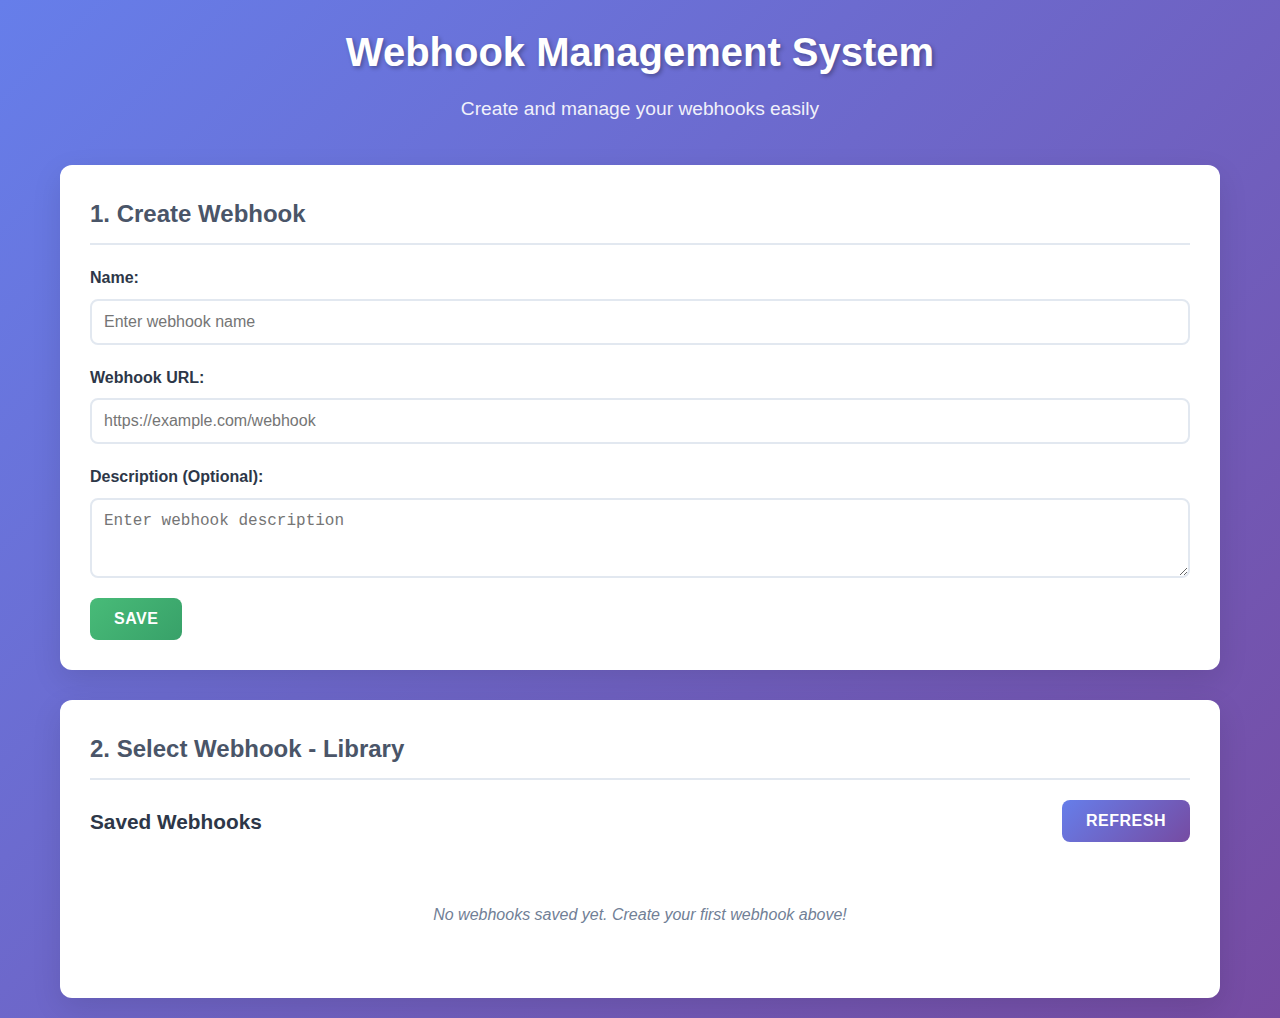
<file: index.html>
<!DOCTYPE html>
<html lang="en">
<head>
    <meta charset="UTF-8">
    <meta name="viewport" content="width=device-width, initial-scale=1.0">
    <title>Webhook Management</title>
    <link rel="stylesheet" href="styles.css">
</head>
<body>
    <div class="container">
        <header>
            <h1>Webhook Management System</h1>
            <p>Create and manage your webhooks easily</p>
        </header>

        <main>
            <!-- Create Webhook Section -->
            <section class="create-webhook">
                <h2>1. Create Webhook</h2>
                <form id="webhookForm" class="webhook-form">
                    <div class="form-group">
                        <label for="webhookName">Name:</label>
                        <input type="text" id="webhookName" name="webhookName" placeholder="Enter webhook name" required>
                    </div>
                    
                    <div class="form-group">
                        <label for="webhookUrl">Webhook URL:</label>
                        <input type="url" id="webhookUrl" name="webhookUrl" placeholder="https://example.com/webhook" required>
                    </div>
                    
                    <div class="form-group">
                        <label for="webhookDescription">Description (Optional):</label>
                        <textarea id="webhookDescription" name="webhookDescription" placeholder="Enter webhook description"></textarea>
                    </div>
                    
                    <button type="submit" class="save-btn">Save</button>
                </form>
            </section>

            <!-- Select Webhook Section -->
            <section class="select-webhook">
                <h2>2. Select Webhook - Library</h2>
                <div class="webhook-library">
                    <div class="library-header">
                        <h3>Saved Webhooks</h3>
                        <button id="refreshLibrary" class="refresh-btn">Refresh</button>
                    </div>
                    
                    <div id="webhookList" class="webhook-list">
                        <!-- Webhooks will be populated here -->
                    </div>
                    
                    <div id="emptyLibrary" class="empty-library">
                        <p>No webhooks saved yet. Create your first webhook above!</p>
                    </div>
                </div>
                
                <!-- Selected Webhook Details -->
                <div id="selectedWebhook" class="selected-webhook" style="display: none;">
                    <h3>Selected Webhook Details</h3>
                    <div class="webhook-details">
                        <p><strong>Name:</strong> <span id="selectedName"></span></p>
                        <p><strong>URL:</strong> <span id="selectedUrl"></span></p>
                        <p><strong>Description:</strong> <span id="selectedDescription"></span></p>
                        <p><strong>Created:</strong> <span id="selectedDate"></span></p>
                    </div>
                    
                    <div class="webhook-actions">
                        <button id="editWebhook" class="edit-btn">Edit</button>
                        <button id="deleteWebhook" class="delete-btn">Delete</button>
                        <button id="testWebhook" class="test-btn">Test Webhook</button>
                    </div>
                </div>
            </section>

            <!-- Test Results Section -->
            <section id="testResults" class="test-results" style="display: none;">
                <h3>Test Results</h3>
                <div id="testOutput" class="test-output"></div>
            </section>
        </main>
    </div>

    <!-- Success/Error Messages -->
    <div id="messageContainer" class="message-container"></div>

    <script src="script.js"></script>
</body>
</html>
</file>
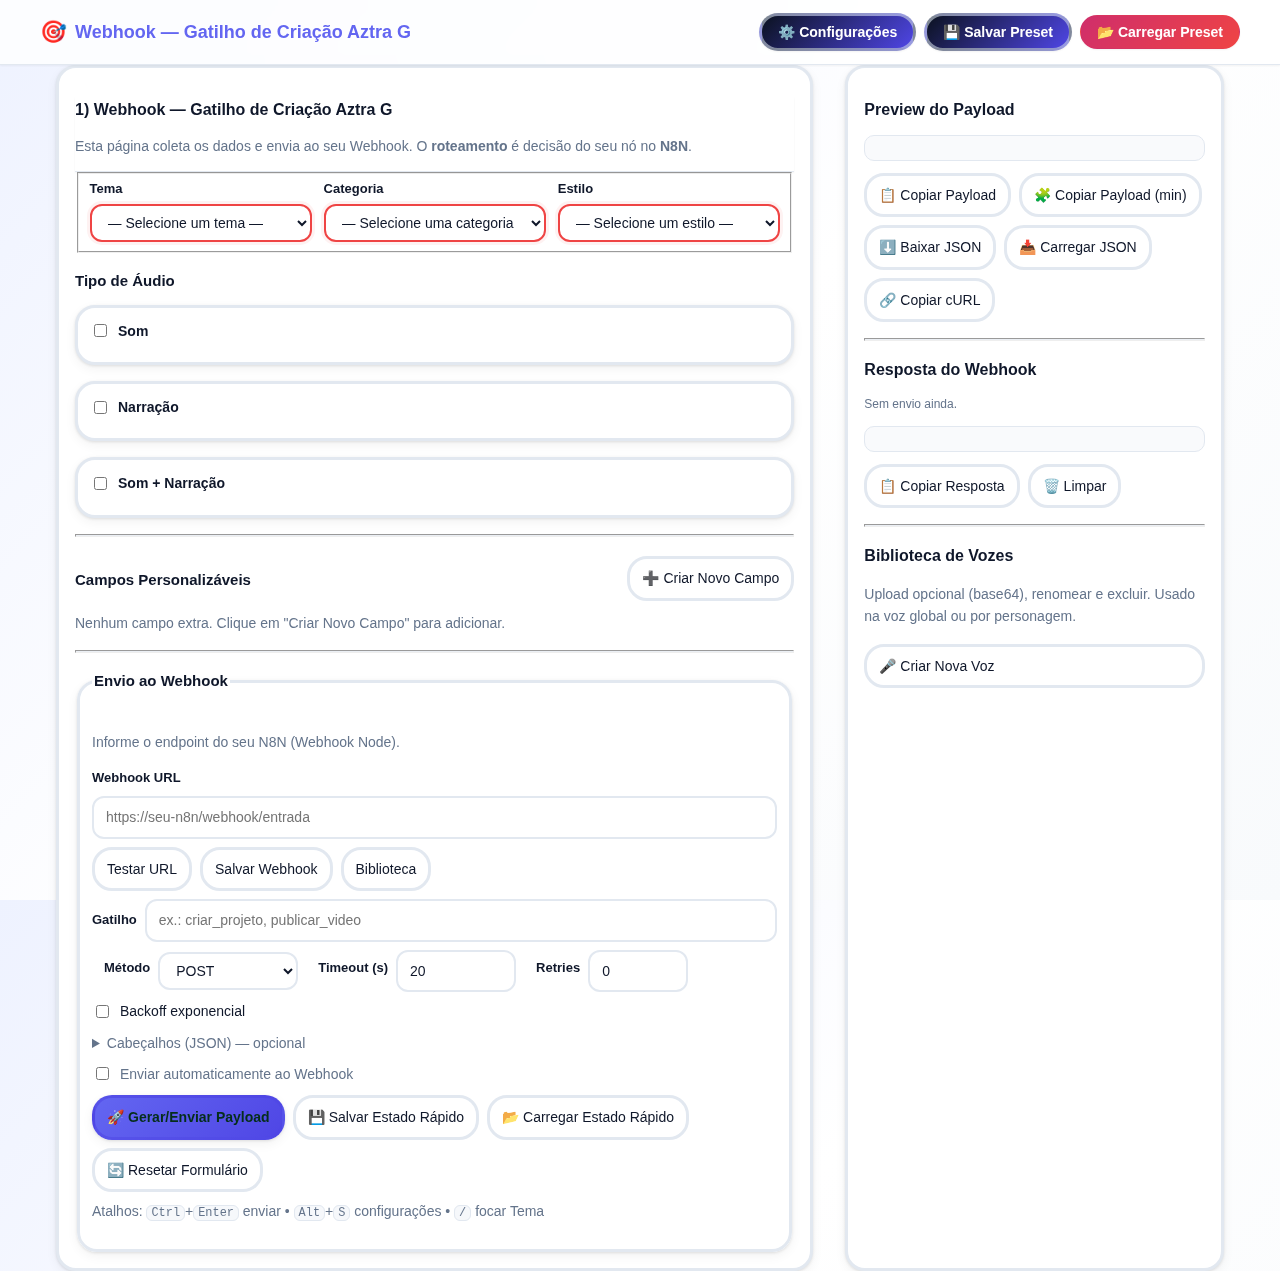
<file: Página-Html-WebHook.html>
<!doctype html>
<html lang="pt-BR" data-theme="auto">

<head>
  <meta charset="utf-8" />
  <meta name="viewport" content="width=device-width, initial-scale=1" />
  <meta name="description"
    content="Interface para criação de payloads de webhook com suporte a diálogos, vozes customizadas e campos personalizáveis" />

  <meta name="keywords" content="webhook, n8n, payload, voz, diálogo, automação" />
  <title>Webhook UI — Falas sob Seleção</title>
  <style>
    :root {
      /* Cores base - Tema Aztra G */
      --bg: #f8fafc;
      --card: #fff;
      --text: #0f172a;
      --muted: #64748b;
      --border: #e2e8f0;
      --border-strong: #cbd5e1;
      --emerald: #059669;
      --emerald-700: #047857;
      --navy: #0b1220;
      --magenta: #cf2e6b;
      --accent: #0ea5e9;
      --accent-700: #0284c7;
      --primary: #6366f1;
      --primary-700: #4f46e5;
      --primary-50: #eef2ff;
      --secondary: #f59e0b;
      --secondary-700: #d97706;
      --secondary-50: #fffbeb;
      --success: #10b981;
      --success-700: #047857;
      --success-50: #ecfdf5;
      --warning: #f59e0b;
      --warning-700: #d97706;
      --warning-50: #fffbeb;
      --error: #ef4444;
      --error-700: #dc2626;
      --error-50: #fef2f2;

      /* Header */
      --header-h: 64px;

      /* Geometria */
      --radius: 20px;
      --radius-sm: 12px;
      --radius-lg: 24px;
      --border-width: 3px;
      --shadow: 0 1px 3px rgba(0, 0, 0, .1), 0 4px 12px rgba(0, 0, 0, .05);
      --shadow-sm: 0 1px 2px rgba(0, 0, 0, .05);
      --shadow-lg: 0 10px 25px rgba(0, 0, 0, .1);

      /* Tipografia e acessibilidade */
      --font-scale: 1;
      --contrast-mult: 1;
      --line-height: 1.6;
      --font-family: 'Inter', -apple-system, BlinkMacSystemFont, 'Segoe UI', Roboto, sans-serif;

      /* Espaçamentos */
      --space-xs: 4px;
      --space-sm: 8px;
      --space-md: 12px;
      --space-lg: 16px;
      --space-xl: 24px;
      --space-2xl: 32px;

      /* Animações */
      --transition-fast: 0.15s cubic-bezier(0.4, 0, 0.2, 1);
      --transition-normal: 0.3s cubic-bezier(0.4, 0, 0.2, 1);
      --transition-slow: 0.5s cubic-bezier(0.4, 0, 0.2, 1);

      /* Breakpoints */
      --mobile: 480px;
      --tablet: 768px;
      --desktop: 1024px;
      --wide: 1200px;
      /* Fundo da aplicação (dinâmico por tema/preset) */
      --app-bg: linear-gradient(135deg, var(--primary-50) 0%, var(--card) 50%, var(--bg) 100%);
    }

    /* Temas */
    [data-theme="dark"] {
      --bg: #0b1220;
      --card: #0f172a;
      --text: #e2e8f0;
      --muted: #94a3b8;
      --border: #1f2937;
      --shadow: 0 1px 3px rgba(0, 0, 0, .3), 0 4px 12px rgba(0, 0, 0, .2);
      --primary: #818cf8;
      --primary-700: #6366f1;
      --primary-50: #1e1b4b;
      --app-bg: linear-gradient(135deg, #020617 0%, #0b1220 50%, #020617 100%);
    }

    [data-theme="dark"] header {
      background: #0f172acc;
    }

    [data-theme="purple"] {
      --primary: #8b5cf6;
      --primary-700: #7c3aed;
      --primary-50: #f3e8ff;
      --accent: #a855f7;
      --accent-700: #9333ea;
    }

    [data-theme="green"] {
      --primary: #10b981;
      --primary-700: #059669;
      --primary-50: #ecfdf5;
      --accent: #34d399;
      --accent-700: #10b981;
      --app-bg: radial-gradient(1200px 600px at -10% 20%, rgba(16,185,129,.15), transparent 60%), radial-gradient(1000px 600px at 120% 0%, rgba(34,197,94,.2), transparent 60%), linear-gradient(135deg, #061a12 0%, #0a2b1f 50%, #061a12 100%);
    }

    [data-theme="orange"] {
      --primary: #f59e0b;
      --primary-700: #d97706;
      --primary-50: #fffbeb;
      --accent: #fbbf24;
      --accent-700: #f59e0b;
    }

    /* Novo tema tech: preto -> verde */
    [data-theme="tech"] {
      --bg: #06090f;
      --card: #0b1220;
      --text: #d1fae5;
      --muted: #86efac;
      --border: #0f2a1d;
      --border-strong: #134e4a;
      --primary: #22c55e;
      --primary-700: #16a34a;
      --primary-50: #052e1a;
      --accent: #34d399;
      --accent-700: #10b981;
      --app-bg: linear-gradient(135deg, #000000 0%, #02140a 35%, #052e1a 100%);
    }

    /* Presets de background */
    [data-bg="none"] { --app-bg: var(--bg); }
    [data-bg="grid"] { --app-bg: radial-gradient(circle at 1px 1px, rgba(255,255,255,.06) 1px, transparent 0) 0 0/20px 20px, var(--bg); }
    [data-bg="mesh"] { --app-bg: radial-gradient(800px 400px at 20% 0%, rgba(34,197,94,.18), transparent 60%), radial-gradient(700px 300px at 80% 0%, rgba(16,185,129,.15), transparent 60%), linear-gradient(135deg, #06090f, #0b1220); }
    [data-bg="waves"] { --app-bg: repeating-linear-gradient(135deg, rgba(34,197,94,.08) 0 8px, transparent 8px 16px), linear-gradient(135deg, #06090f, #0b1220); }
    [data-bg="radial"] { --app-bg: radial-gradient(circle at 50% -10%, rgba(34,197,94,.25), transparent 60%), linear-gradient(135deg, #06090f, #0b1220); }

    [data-contrast="high"] {
      --border: #0ea5e9;
      --emerald: #10b981;
      --magenta: #f43f5e;
      --contrast-mult: 1.15;
      --shadow: 0 2px 8px rgba(0, 0, 0, .15), 0 8px 24px rgba(0, 0, 0, .1);
    }

    [data-size="compact"] {
      --space-xs: 2px;
      --space-sm: 4px;
      --space-md: 8px;
      --space-lg: 12px;
      --space-xl: 16px;
      --font-scale: 0.9;
      --header-h: 48px;
    }

    [data-size="large"] {
      --space-xs: 6px;
      --space-sm: 12px;
      --space-md: 18px;
      --space-lg: 24px;
      --space-xl: 36px;
      --font-scale: 1.1;
      --header-h: 80px;
    }

    /* Reset e base */
    *,
    *::before,
    *::after {
      box-sizing: border-box;
    }

    html {
      height: 100%;
      scroll-behavior: smooth;
    }

    body {
      margin: 0;
      background: var(--app-bg);
      color: var(--text);
      font: calc(14px * var(--font-scale)) / var(--line-height) var(--font-family);
      line-height: var(--line-height);
      min-height: 100vh;
      -webkit-font-smoothing: antialiased;
      -moz-osx-font-smoothing: grayscale;
    }

    a {
      color: inherit;
      text-decoration: none;
    }

    /* Utilitários de layout */
    .container {
      max-width: var(--wide);
      margin: 0 auto;
      padding: 0 var(--space-lg);
      width: 100%;
    }

    .sr-only {
      position: absolute;
      width: 1px;
      height: 1px;
      padding: 0;
      margin: -1px;
      overflow: hidden;
      clip: rect(0, 0, 0, 0);
      white-space: nowrap;
      border: 0;
    }

    /* Layout principal */
    main {
      display: grid;
      grid-template-columns: 1fr;
      gap: var(--space-xl);
      padding: var(--space-xl) 0;
      min-height: calc(100vh - var(--header-h));
    }

    @media (min-width: 768px) {
      main {
        gap: var(--space-2xl);
      }
    }

    @media (min-width: 1024px) {
      main {
        grid-template-columns: 2fr 1fr;
      }
    }

    /* Header */
    header {
      position: sticky;
      top: 0;
      z-index: 100;
      backdrop-filter: saturate(120%) blur(12px);
      background: rgba(255, 255, 255, 0.8);
      border-bottom: 1px solid var(--border);
      transition: all var(--transition-normal);
      box-shadow: var(--shadow-sm);
    }

    [data-theme="dark"] header {
      background: rgba(15, 23, 42, 0.8);
    }

    header .bar {
      display: flex;
      gap: var(--space-md);
      align-items: center;
      justify-content: space-between;
      padding: var(--space-md) 0;
      min-height: var(--header-h);
      flex-wrap: wrap;
    }

    h1 {
      margin: 0;
      font-size: calc(18px * var(--font-scale));
      font-weight: 700;
      color: var(--primary);
      display: flex;
      align-items: center;
      gap: var(--space-sm);
    }

    h1::before {
      content: "🎯";
      font-size: 1.2em;
    }

    @media (max-width: 768px) {
      h1 {
        font-size: calc(16px * var(--font-scale));
      }

      header .bar {
        gap: var(--space-sm);
      }
    }

    /* Botões */
    .pill {
      padding: var(--space-sm) var(--space-lg);
      border-radius: var(--radius-lg);
      font-weight: 600;
      border: 1px solid transparent;
      box-shadow: var(--shadow-sm);
      cursor: pointer;
      transition: all var(--transition-fast);
      background: var(--card);
      color: var(--text);
      display: inline-flex;
      align-items: center;
      gap: var(--space-xs);
      font-size: calc(14px * var(--font-scale));
      white-space: nowrap;
    }

    .pill:hover {
      transform: translateY(-2px);
      box-shadow: var(--shadow-lg);
      background: var(--primary-50);
      color: var(--primary-700);
    }

    .pill:focus-visible {
      outline: 2px solid var(--primary);
      outline-offset: 2px;
    }

    .pill:active {
      transform: translateY(0);
    }

    .pill.navy {
      background: linear-gradient(135deg, var(--navy), var(--primary-700));
      color: #fff;
      border-radius: 20px;
      border: var(--border-width) solid color-mix(in oklab, var(--border-strong) 60%, transparent);
    }

    .pill.navy:hover {
      background: linear-gradient(135deg, var(--primary-700), var(--navy));
    }

    .pill.magenta {
      background: linear-gradient(135deg, var(--magenta), var(--error));
      color: #fff;
    }

    .pill.magenta:hover {
      background: linear-gradient(135deg, var(--error), var(--magenta));
    }

    /* Cards */
    .card {
      background: var(--card);
      border: var(--border-width) solid color-mix(in oklab, var(--border) calc(100% * var(--contrast-mult)), transparent);
      border-radius: var(--radius);
      box-shadow: var(--shadow);
      padding: var(--space-lg);
      transition: all var(--transition-normal);
      position: relative;
      overflow: hidden;
    }

    .card::before {
      content: '';
      position: absolute;
      top: 0;
      left: 0;
      right: 0;
      height: 3px;
      background: linear-gradient(90deg, var(--primary), var(--accent));
      opacity: 0;
      transition: opacity var(--transition-normal);
    }

    .card:hover {
      box-shadow: var(--shadow-lg);
      transform: translateY(-2px);
    }

    .card:hover::before {
      opacity: 1;
    }

    /* Formulários */
    .row {
      display: grid;
      grid-template-columns: 1fr;
      gap: var(--space-md);
    }

    @media (min-width: 480px) {
      .row {
        grid-template-columns: repeat(2, 1fr);
      }
    }

    @media (min-width: 768px) {
      .row.thirds {
        grid-template-columns: repeat(3, minmax(0, 1fr));
      }
    }

    .label {
      font-size: calc(13px * var(--font-scale));
      font-weight: 600;
      margin-bottom: var(--space-xs);
      color: var(--text);
      display: block;
    }

    .input,
    select,
    textarea {
      width: 100%;
      border: 2px solid var(--border);
      border-radius: var(--radius-sm);
      padding: var(--space-sm) var(--space-md);
      outline: none;
      background: var(--card);
      color: var(--text);
      transition: all var(--transition-fast);
      font: inherit;
      font-size: calc(14px * var(--font-scale));
    }

    .input:focus,
    select:focus,
    textarea:focus {
      border-color: var(--primary);
      box-shadow: 0 0 0 3px var(--primary-50);
      transform: translateY(-1px);
    }

    .input:focus-visible,
    select:focus-visible,
    textarea:focus-visible {
      outline: 2px solid var(--primary);
      outline-offset: 2px;
    }

    .input:invalid {
      border-color: #ef4444;
      box-shadow: 0 0 0 3px #fef2f2;
    }

    textarea {
      resize: vertical;
      min-height: 100px;
      font-family: inherit;
    }

    select {
      cursor: pointer;
      background-image: url("data:image/svg+xml,%3csvg xmlns='http://www.w3.org/2000/svg' fill='none' viewBox='0 0 20 20'%3e%3cpath stroke='%236b7280' stroke-linecap='round' stroke-linejoin='round' stroke-width='1.5' d='m6 8 4 4 4-4'/%3e%3c/svg%3e");
      background-position: right var(--space-sm) center;
      background-repeat: no-repeat;
      background-size: 1.5em 1.5em;
      padding-right: calc(var(--space-sm) + 1.5em + var(--space-xs));
    }

    .muted {
      color: var(--muted);
    }

    /* Tipografia */
    .section-title {
      font-size: calc(16px * var(--font-scale));
      font-weight: 700;
      margin-bottom: var(--space-md);
    }

    /* Separadores */
    .divider {
      height: var(--border-width);
      background: color-mix(in oklab, var(--border) 70%, transparent);
      margin: var(--space-lg) 0;
    }

    /* Botões padrão */
    .btn {
      padding: var(--space-sm) var(--space-md);
      border-radius: 20px;
      border: var(--border-width) solid var(--border);
      background: color-mix(in oklab, var(--card) 85%, transparent);
      color: var(--text);
      cursor: pointer;
      transition: all var(--transition-fast);
      font: inherit;
      font-weight: 500;
      display: inline-flex;
      align-items: center;
      gap: var(--space-xs);
      font-size: calc(14px * var(--font-scale));
      position: relative;
      overflow: hidden;
    }

    .btn::before {
      content: '';
      position: absolute;
      top: 0;
      left: -100%;
      width: 100%;
      height: 100%;
      background: linear-gradient(90deg, transparent, rgba(255, 255, 255, 0.2), transparent);
      transition: left var(--transition-normal);
    }

    .btn:hover::before {
      left: 100%;
    }

    .btn:hover {
      background: color-mix(in oklab, var(--primary-50) 40%, transparent);
      border-color: var(--primary);
      color: var(--primary-700);
      transform: translateY(-2px);
      box-shadow: var(--shadow-lg);
    }

    .btn:focus-visible {
      outline: 2px solid var(--primary);
      outline-offset: 2px;
    }

    .btn:active {
      transform: translateY(0);
    }

    .btn:disabled {
      opacity: 0.5;
      cursor: not-allowed;
      transform: none;
      background: var(--muted);
      color: var(--text);
    }

    .btn.prim {
      background: linear-gradient(135deg, var(--primary) 0%, var(--primary-700) 100%);
      color: #052e1a;
      border-color: color-mix(in oklab, var(--primary-700) 60%, transparent);
      font-weight: 600;
      box-shadow: var(--shadow);
    }

    .btn.prim:hover {
      background: linear-gradient(135deg, var(--primary-700), var(--primary));
      transform: translateY(-2px);
      box-shadow: var(--shadow-lg);
    }

    .btn.small {
      padding: var(--space-xs) var(--space-sm);
      font-size: calc(12px * var(--font-scale));
    }

    .btn.large {
      padding: var(--space-md) var(--space-lg);
      font-size: calc(16px * var(--font-scale));
    }

    /* Grids */
    .grid-auto {
      display: grid;
      grid-template-columns: repeat(auto-fit, minmax(240px, 1fr));
      gap: var(--space-md);
    }

    /* Estados */
    .hidden {
      display: none !important;
    }

    .loading {
      opacity: 0.7;
      pointer-events: none;
    }

    .error {
      border-color: #ef4444 !important;
    }

    .success {
      border-color: var(--emerald) !important;
    }

    /* Notificações */
    .toast {
      position: fixed;
      left: 50%;
      bottom: var(--space-lg);
      transform: translateX(-50%);
      background: #0f172a;
      color: #fff;
      padding: var(--space-sm) var(--space-md);
      border-radius: 999px;
      box-shadow: var(--shadow);
      z-index: 990;
      animation: toastIn 0.3s ease;
      display: none;
    }

    @keyframes toastIn {
      from {
        opacity: 0;
        transform: translateX(-50%) translateY(20px);
      }

      to {
        opacity: 1;
        transform: translateX(-50%) translateY(0);
      }
    }

    /* Modais */
    .modal {
      position: fixed;
      inset: 0;
      display: none;
      align-items: center;
      justify-content: center;
      background: rgba(0, 0, 0, .4);
      z-index: 900;
      backdrop-filter: blur(2px);
    }

    .modal.show {
      display: flex;
    }

    .modal .box {
      background: var(--card);
      color: var(--text);
      width: min(760px, 92vw);
      max-height: 86vh;
      overflow: auto;
      border: var(--border-width) solid var(--border);
      border-radius: var(--radius);
      padding: var(--space-lg);
      box-shadow: var(--shadow);
      animation: modalIn 0.3s ease;
    }

    @keyframes modalIn {
      from {
        opacity: 0;
        transform: scale(0.95);
      }

      to {
        opacity: 1;
        transform: scale(1);
      }
    }

    /* Código */
    .kbd {
      font-family: ui-monospace, SFMono-Regular, Menlo, Monaco, Consolas, "Liberation Mono", "Courier New", monospace;
      border: 1px solid var(--border);
      border-radius: 6px;
      padding: 0 var(--space-xs);
      background: color-mix(in oklab, var(--border) 30%, var(--card));
      font-size: .85em;
    }

    /* Responsividade */
    @media (max-width: 480px) {
      .container {
        padding: 0 var(--space-sm);
      }

      main {
        padding: var(--space-md) 0;
        gap: var(--space-lg);
      }

      .pill {
        padding: var(--space-xs) var(--space-sm);
        font-size: 12px;
      }

      .btn {
        padding: var(--space-xs) var(--space-sm);
        font-size: 12px;
        border-width: 2px;
      }

      .card {
        padding: var(--space-md);
      }

      .row {
        grid-template-columns: 1fr;
        gap: var(--space-sm);
      }

      .row.thirds {
        grid-template-columns: 1fr;
      }

      h1 {
        font-size: calc(16px * var(--font-scale));
      }

      .btn-text {
        display: none;
      }

      .pill .btn-text {
        display: none;
      }

      :root {
        --header-h: 56px;
      }
    }

    @media (max-width: 768px) {
      .container {
        padding: 0 var(--space-md);
      }

      main {
        padding: var(--space-lg) 0;
      }

      .pill {
        padding: var(--space-xs) var(--space-md);
        font-size: 13px;
      }

      .btn {
        padding: var(--space-xs) var(--space-sm);
      }

      .card {
        padding: var(--space-md);
      }

      .row {
        gap: var(--space-sm);
      }

      h1 {
        font-size: calc(17px * var(--font-scale));
      }

      :root {
        --header-h: 60px;
      }
    }

    @media (max-width: 1024px) {
      .grid-auto {
        grid-template-columns: repeat(auto-fit, minmax(200px, 1fr));
      }
    }

    @media (min-width: 768px) {
      .audio-grid {
        grid-template-columns: repeat(3, 1fr);
      }
    }

    @media (min-width: 1024px) {
      .audio-grid {
        grid-template-columns: repeat(3, 1fr);
      }
    }

    /* Melhorias para touch devices */
    @media (hover: none) and (pointer: coarse) {

      .btn,
      .pill {
        min-height: 44px;
        min-width: 44px;
        padding: var(--space-sm) var(--space-md);
      }

      .input,
      select,
      textarea {
        min-height: 44px;
        font-size: 16px;
        /* Previne zoom no iOS */
      }
    }

    /* Modo compacto para telas pequenas */
    @media (max-width: 360px) {
      [data-size="compact"] {
        --space-xs: 2px;
        --space-sm: 4px;
        --space-md: 6px;
        --space-lg: 8px;
        --space-xl: 12px;
        --font-scale: 0.85;
        --header-h: 48px;
      }
    }

    @media (prefers-reduced-motion: reduce) {

      *,
      *::before,
      *::after {
        animation-duration: 0.01ms !important;
        animation-iteration-count: 1 !important;
        transition-duration: 0.01ms !important;
      }
    }

    /* Melhorias de acessibilidade */
    @media (prefers-contrast: high) {
      :root {
        --border: #000;
        --text: #000;
        --bg: #fff;
        --card: #fff;
      }

      [data-theme="dark"] {
        --border: #fff;
        --text: #fff;
        --bg: #000;
        --card: #000;
      }
    }
  </style>
</head>

<body>
  <a class="sr-only" href="#main">Pular para o conteúdo</a>

  <header role="banner" aria-label="Barra de ferramentas">
    <div class="container bar">
      <h1>Webhook — Gatilho de Criação Aztra G</h1>
      <nav aria-label="Ações principais">
        <div style="display:flex; gap:var(--space-sm); align-items:center; flex-wrap:wrap">
          <button id="btnSettings" class="pill navy" aria-haspopup="dialog" aria-controls="modalSettings"
            aria-label="Abrir configurações">
            <span aria-hidden="true">⚙️</span>
            <span class="btn-text">Configurações</span>
          </button>
          <button id="btnSavePreset" class="pill navy" aria-label="Salvar preset atual">
            <span aria-hidden="true">💾</span>
            <span class="btn-text">Salvar Preset</span>
          </button>
          <button id="btnLoadPreset" class="pill magenta" aria-haspopup="dialog" aria-controls="modalLoadPreset"
            aria-label="Carregar preset">
            <span aria-hidden="true">📂</span>
            <span class="btn-text">Carregar Preset</span>
          </button>
        </div>
      </nav>
    </div>
  </header>

  <main id="main" class="container" tabindex="-1" role="main">
    <section class="card" aria-labelledby="sec-trigger-title">
      <header>
        <h2 id="sec-trigger-title" class="section-title">1) Webhook — Gatilho de Criação Aztra G</h2>
        <p class="muted" style="margin-top:0">Esta página coleta os dados e envia ao seu Webhook. O
          <strong>roteamento</strong> é decisão do seu nó no <strong>N8N</strong>.
        </p>
      </header>

      <form id="mainForm" aria-label="Formulário principal">
        <fieldset class="row thirds" role="group" aria-label="Campos básicos">
          <div>
            <label class="label" for="tema" id="label-tema">Tema</label>
            <select id="tema" class="input" aria-labelledby="label-tema" required>
              <option value="">— Selecione um tema —</option>
              <option value="Transformação glam">Transformação glam</option>
              <option value="Makeover completo">Makeover completo</option>
              <option value="Estilo vintage">Estilo vintage</option>
              <option value="Look moderno">Look moderno</option>
              <option value="Beleza natural">Beleza natural</option>
              <option value="Glamour clássico">Glamour clássico</option>
              <option value="Estilo casual">Estilo casual</option>
              <option value="Elegância sofisticada">Elegância sofisticada</option>
              <option value="Tendência fashion">Tendência fashion</option>
              <option value="Estilo boêmio">Estilo boêmio</option>
              <option value="Look profissional">Look profissional</option>
              <option value="Estilo romântico">Estilo romântico</option>
              <option value="Glamour noturno">Glamour noturno</option>
              <option value="Estilo minimalista">Estilo minimalista</option>
              <option value="Transformação radical">Transformação radical</option>
              <option value="Outro">Outro (especificar)</option>
            </select>
            <input id="tema-custom" class="input" placeholder="Especificar tema personalizado"
              style="margin-top:8px; display:none" />
          </div>
          <div>
            <label class="label" for="categoria" id="label-categoria">Categoria</label>
            <select id="categoria" class="input" aria-labelledby="label-categoria" required>
              <option value="">— Selecione uma categoria —</option>
              <option value="Beleza">Beleza</option>
              <option value="Moda">Moda</option>
              <option value="Maquiagem">Maquiagem</option>
              <option value="Cabelo">Cabelo</option>
              <option value="Estilo de vida">Estilo de vida</option>
              <option value="Fitness">Fitness</option>
              <option value="Bem-estar">Bem-estar</option>
              <option value="Tutorial">Tutorial</option>
              <option value="Review">Review</option>
              <option value="Dicas">Dicas</option>
              <option value="Tendências">Tendências</option>
              <option value="Inspiração">Inspiração</option>
              <option value="Educativo">Educativo</option>
              <option value="Entretenimento">Entretenimento</option>
              <option value="Lifestyle">Lifestyle</option>
              <option value="Outro">Outro (especificar)</option>
            </select>
            <input id="categoria-custom" class="input" placeholder="Especificar categoria personalizada"
              style="margin-top:8px; display:none" />
          </div>
          <div>
            <label class="label" for="estilo" id="label-estilo">Estilo</label>
            <select id="estilo" class="input" aria-labelledby="label-estilo" required>
              <option value="">— Selecione um estilo —</option>
              <option value="Realismo mágico">Realismo mágico</option>
              <option value="Cinematográfico">Cinematográfico</option>
              <option value="Fashion editorial">Fashion editorial</option>
              <option value="Retro vintage">Retro vintage</option>
              <option value="Minimalista">Minimalista</option>
              <option value="Glamour">Glamour</option>
              <option value="Natural">Natural</option>
              <option value="Artístico">Artístico</option>
              <option value="Dramático">Dramático</option>
              <option value="Suave">Suave</option>
              <option value="Contemporâneo">Contemporâneo</option>
              <option value="Clássico">Clássico</option>
              <option value="Moderno">Moderno</option>
              <option value="Romântico">Romântico</option>
              <option value="Elegante">Elegante</option>
              <option value="Casual">Casual</option>
              <option value="Outro">Outro (especificar)</option>
            </select>
            <input id="estilo-custom" class="input" placeholder="Especificar estilo personalizado"
              style="margin-top:8px; display:none" />
          </div>
        </fieldset>

        <div style="margin-top:16px" role="group" aria-label="Opções de áudio e narração">
          <h3 class="section-title" style="font-size:15px; margin-bottom:12px">Tipo de Áudio</h3>
          <div class="audio-grid"
            style="display:grid; grid-template-columns:1fr; gap:var(--space-lg); margin-bottom:var(--space-lg)">

            <!-- Som -->
            <div class="card" style="padding:12px">
              <label style="display:flex; align-items:center; gap:8px; cursor:pointer; margin-bottom:8px" for="som">
                <input type="checkbox" id="som" aria-describedby="desc-som" />
                <span style="font-weight:600" id="desc-som">Som</span>
              </label>
              <div id="wrapSomUpload" style="display:none; margin-top:8px">
                <label class="label" style="margin:0; font-size:12px" for="somFile">Upload MP3
                  (opcional)</label>
                <input id="somFile" type="file" accept="audio/mp3,audio/*" class="input" style="font-size:12px"
                  aria-label="Selecionar arquivo de áudio MP3" />
                <div class="muted" style="font-size:11px; margin-top:4px">Máx: 50MB • Formatos: MP3,
                  WAV, M4A</div>
              </div>
            </div>

            <!-- Narração -->
            <div class="card" style="padding:12px">
              <label style="display:flex; align-items:center; gap:8px; cursor:pointer; margin-bottom:8px"
                for="narracao">
                <input type="checkbox" id="narracao" aria-describedby="desc-narracao" />
                <span style="font-weight:600" id="desc-narracao">Narração</span>
              </label>
              <div id="wrapNarracaoUpload" style="display:none; margin-top:8px">
                <label class="label" style="margin:0; font-size:12px" for="narracaoFile">Upload MP3
                  (opcional)</label>
                <input id="narracaoFile" type="file" accept="audio/mp3,audio/*" class="input" style="font-size:12px"
                  aria-label="Selecionar arquivo de narração MP3" />
                <div class="muted" style="font-size:11px; margin-top:4px">Máx: 50MB • Formatos: MP3,
                  WAV, M4A</div>
              </div>
            </div>

            <!-- Som + Narração -->
            <div class="card" style="padding:12px">
              <label style="display:flex; align-items:center; gap:8px; cursor:pointer; margin-bottom:8px"
                for="somNarracao">
                <input type="checkbox" id="somNarracao" aria-describedby="desc-som-narracao" />
                <span style="font-weight:600" id="desc-som-narracao">Som + Narração</span>
              </label>
              <div id="wrapSomNarracaoUpload" style="display:none; margin-top:8px">
                <div style="display:grid; grid-template-columns:1fr 1fr; gap:8px">
                  <div>
                    <label class="label" style="margin:0; font-size:12px" for="somNarracaoSomFile">Som MP3</label>
                    <input id="somNarracaoSomFile" type="file" accept="audio/mp3,audio/*" class="input"
                      style="font-size:12px" aria-label="Selecionar arquivo de som MP3" />
                  </div>
                  <div>
                    <label class="label" style="margin:0; font-size:12px" for="somNarracaoNarrFile">Narração MP3</label>
                    <input id="somNarracaoNarrFile" type="file" accept="audio/mp3,audio/*" class="input"
                      style="font-size:12px" aria-label="Selecionar arquivo de narração MP3" />
                  </div>
                </div>
                <div class="muted" style="font-size:11px; margin-top:4px">Máx: 50MB cada • Formatos:
                  MP3, WAV, M4A</div>
              </div>
            </div>
          </div>

          <!-- Configurações de Diálogo (aparece quando Narração ou Som + Narração está ativo) -->
          <div id="dialogoConfig" class="hidden" style="margin-top:16px">
            <div class="card" style="padding:16px; margin-bottom:16px">
              <h4 class="section-title" style="margin:0 0 12px 0; font-size:14px">Configurações de Diálogo</h4>

              <!-- Configurações básicas -->
              <div style="display:flex; flex-wrap:wrap; gap:16px; align-items:center; margin-bottom:16px" role="group"
                aria-label="Configurações básicas de diálogo">
                <div id="wrapNumChars" style="display:flex; align-items:center; gap:8px">
                  <label class="label" style="margin:0" for="numChars">Nº de Personagens</label>
                  <input id="numChars" class="input" style="width:90px" type="number" min="1" max="8" value="2"
                    aria-label="Número de personagens" />
                </div>
                <div style="display:flex; align-items:center; gap:8px">
                  <label class="label" style="margin:0" for="tonalidade">Tonalidade</label>
                  <select id="tonalidade" class="input" aria-label="Tonalidade">
                    <option>Humorístico</option>
                    <option>Dramático</option>
                    <option>Sério</option>
                    <option>Inspirador</option>
                    <option>Romântico</option>
                    <option>Tenso</option>
                    <option>Suave</option>
                  </select>
                </div>
                <div id="wrapVozGlobal" style="display:flex; align-items:center; gap:8px">
                  <label class="label" style="margin:0" for="vozGlobal">Voz (global)</label>
                  <select id="vozGlobal" class="input" style="min-width:200px"
                    aria-label="Selecionar voz global"></select>
                  <button id="btnNewVoiceFromGlobal" class="btn small" type="button" aria-label="Criar nova voz">
                    <span aria-hidden="true">➕</span> Criar Nova Voz
                  </button>
                </div>
              </div>

              <!-- Opções de entrada de texto -->
              <div style="margin-bottom:16px">
                <h5 style="margin:0 0 8px 0; font-size:13px; font-weight:600">Opções de Entrada</h5>
                <div style="display:flex; flex-wrap:wrap; gap:16px; align-items:center">
                  <label style="display:flex; align-items:center; gap:8px; cursor:pointer">
                    <input type="radio" name="entradaTipo" id="entradaTexto" value="texto" checked />
                    <span style="font-size:13px">Texto</span>
                  </label>
                  <label style="display:flex; align-items:center; gap:8px; cursor:pointer">
                    <input type="radio" name="entradaTipo" id="entradaArquivo" value="arquivo" />
                    <span style="font-size:13px">Enviar Arquivo</span>
                  </label>
                </div>

                <!-- Área de upload de arquivo (inicialmente oculta) -->
                <div id="wrapArquivoEntrada" style="display:none; margin-top:12px">
                  <label class="label" style="margin:0 0 6px 0; font-size:12px" for="arquivoEntrada">Arquivo de
                    Entrada</label>
                  <input id="arquivoEntrada" type="file" accept=".txt,.doc,.docx,.pdf" class="input"
                    style="font-size:12px" aria-label="Selecionar arquivo de entrada" />
                  <div class="muted" style="font-size:11px; margin-top:4px">Formatos: TXT, DOC, DOCX, PDF • Máx: 10MB
                  </div>
                </div>
              </div>

              <!-- Opções de processamento de voz -->
              <div>
                <h5 style="margin:0 0 8px 0; font-size:13px; font-weight:600">Opções de Processamento</h5>
                <div style="display:flex; flex-wrap:wrap; gap:16px; align-items:center">
                  <label style="display:flex; align-items:center; gap:8px; cursor:pointer">
                    <input type="checkbox" id="clonarVoz" />
                    <span style="font-size:13px">Clonar Voz</span>
                  </label>
                  <label style="display:flex; align-items:center; gap:8px; cursor:pointer">
                    <input type="checkbox" id="aplicarAudio" />
                    <span style="font-size:13px">Aplicar Áudio</span>
                  </label>
                </div>
                <div class="muted" style="font-size:11px; margin-top:6px">
                  <strong>Clonar Voz:</strong> Gera voz baseada no texto fornecido<br>
                  <strong>Aplicar Áudio:</strong> Usa arquivo de áudio fornecido
                </div>
              </div>
            </div>
          </div>
        </div>

        <hr class="divider" role="separator" aria-hidden="true" />

        <div style="display:flex; align-items:center; justify-content:space-between; gap:8px; margin-bottom:8px">
          <h3 class="section-title" style="font-size:15px">Campos Personalizáveis</h3>
          <button class="btn" id="btnAddField" type="button" aria-label="Adicionar novo campo personalizado">
            <span aria-hidden="true">➕</span> Criar Novo Campo
          </button>
        </div>
        <div id="customFields" class="grid-auto" aria-live="polite" role="region" aria-label="Campos personalizados">
        </div>
        <div id="noCustomFields" class="muted" role="status">Nenhum campo extra. Clique em "Criar Novo Campo"
          para adicionar.</div>

        <div id="dialogoArea" class="hidden" aria-live="polite" role="region" aria-labelledby="dialogue-title">
          <hr class="divider" />
          <h3 id="dialogue-title" class="section-title" style="font-size:15px">Falas dos Personagens (aparece
            quando Narração ou Som + Narração está ativado)</h3>
          <div id="dupWarn" class="muted hidden"
            style="background:#fffbeb; border:1px solid #fde68a; color:#92400e; padding:8px 10px; border-radius:10px; font-size:12px; margin-bottom:8px"
            role="alert">
            ⚠️ Atenção: vozes repetidas entre personagens selecionados.
          </div>
          <div id="dialogues" class="grid-auto" role="group" aria-label="Configuração de personagens"></div>
        </div>

        <hr class="divider" />

        <fieldset class="card" style="padding:12px" aria-labelledby="send-title">
          <legend id="send-title" class="section-title" style="font-size:15px">Envio ao Webhook</legend>
          <p class="muted" id="send-hint">Informe o endpoint do seu N8N (Webhook Node).</p>

          <div style="display:flex; gap:8px; align-items:center; flex-wrap:wrap">
            <label class="label" style="margin:0" for="webhookUrl">Webhook URL</label>
            <input id="webhookUrl" class="input" type="url" placeholder="https://seu-n8n/webhook/entrada"
              aria-describedby="send-hint" />
            <button id="btnTestUrl" class="btn" type="button" title="Faz uma requisição HEAD">Testar
              URL</button>
            <button id="btnSaveWebhook" class="btn" type="button" title="Salvar URL como favorito">Salvar
              Webhook</button>
            <button id="btnOpenWebhooks" class="btn" type="button"
              title="Abrir biblioteca de webhooks">Biblioteca</button>
          </div>

          <div style="display:flex; gap:8px; align-items:center; margin-top:8px">
            <label class="label" style="margin:0" for="triggerKey">Gatilho</label>
            <input id="triggerKey" class="input" placeholder="ex.: criar_projeto, publicar_video"
              aria-label="Chave do gatilho" />
          </div>

          <div style="display:flex; gap:8px; align-items:center; margin-top:8px; flex-wrap:wrap">
            <label class="label" style="margin-left:12px; margin-right:0" for="httpMethod">Método</label>
            <select id="httpMethod" class="input" style="width:140px" aria-label="Método HTTP">
              <option value="POST">POST</option>
              <option value="GET">GET</option>
            </select>
            <label class="label" style="margin-left:12px; margin-right:0" for="timeoutSecs">Timeout
              (s)</label>
            <input id="timeoutSecs" type="number" class="input" style="width:120px" value="20" min="5" max="120"
              aria-label="Timeout em segundos" />
            <label class="label" style="margin-left:12px; margin-right:0" for="retries">Retries</label>
            <input id="retries" type="number" class="input" style="width:100px" value="0" min="0" max="3"
              aria-label="Número de tentativas em erro" />
            <label style="display:flex; gap:8px; align-items:center; cursor:pointer">
              <input id="useBackoff" type="checkbox" /> Backoff exponencial
            </label>
          </div>

          <details class="mt-headers" style="margin-top:10px">
            <summary class="muted" aria-label="Cabeçalhos opcionais">Cabeçalhos (JSON) — opcional</summary>
            <div style="display:flex; gap:8px; align-items:flex-start; margin-top:8px; flex-wrap:wrap">
              <textarea id="headersJson" class="input" rows="4" style="flex:1 1 360px"
                placeholder='{"Authorization":"Bearer ..."}' aria-label="Cabeçalhos HTTP em formato JSON"></textarea>
              <div style="display:flex; gap:8px; align-items:center">
                <button id="btnFmtHeaders" class="btn" type="button"
                  title="Validar e formatar JSON">Validar/Formatar</button>
                <button id="btnClearHeaders" class="btn" type="button" title="Limpar cabeçalhos">Limpar</button>
              </div>
            </div>
          </details>

          <label style="display:flex; gap:8px; align-items:center; margin-top:8px; cursor:pointer" for="enviarWebhook">
            <input type="checkbox" id="enviarWebhook" />
            <span class="muted">Enviar automaticamente ao Webhook</span>
          </label>

          <div style="display:flex; gap:8px; flex-wrap:wrap; margin-top:10px" role="group"
            aria-label="Ações principais">
            <button id="btnGerar" class="btn prim" type="button" title="Atalho: Ctrl+Enter"
              aria-describedby="shortcuts-desc">
              <span aria-hidden="true">🚀</span> Gerar/Enviar Payload
            </button>
            <button id="btnSaveQuick" class="btn" type="button" aria-label="Salvar estado atual">
              <span aria-hidden="true">💾</span> Salvar Estado Rápido
            </button>
            <button id="btnLoadQuick" class="btn" type="button" aria-label="Carregar estado salvo">
              <span aria-hidden="true">📂</span> Carregar Estado Rápido
            </button>
            <button id="btnResetForm" class="btn" type="button" aria-label="Resetar formulário">
              <span aria-hidden="true">🔄</span> Resetar Formulário
            </button>
          </div>

          <p class="muted" style="margin-top:8px" id="shortcuts-desc">
            Atalhos: <kbd class="kbd">Ctrl</kbd>+<kbd class="kbd">Enter</kbd> enviar •
            <kbd class="kbd">Alt</kbd>+<kbd class="kbd">S</kbd> configurações •
            <kbd class="kbd">/</kbd> focar Tema
          </p>
        </fieldset>
      </form>
    </section>

    <aside class="card" aria-live="polite" role="complementary">
      <h2 class="section-title">Preview do Payload</h2>
      <pre id="payloadPreview"
        style="font-size:12px; white-space:pre-wrap; word-break:break-word; background:color-mix(in oklab, var(--border) 22%, var(--card)); border:1px solid var(--border); border-radius:10px; padding:12px; max-height:300px; overflow:auto"
        role="region" aria-label="Preview do payload JSON"></pre>

      <div style="margin-top:8px; display:flex; gap:8px; flex-wrap:wrap" role="group" aria-label="Ações do payload">
        <button id="btnCopyPayload" class="btn" type="button" aria-label="Copiar payload para área de transferência">
          <span aria-hidden="true">📋</span> Copiar Payload
        </button>
        <button id="btnCopyPayloadMin" class="btn" type="button" aria-label="Copiar payload mínimo">
          <span aria-hidden="true">🧩</span> Copiar Payload (min)
        </button>
        <button id="btnDownloadPayload" class="btn" type="button" aria-label="Baixar payload como arquivo JSON">
          <span aria-hidden="true">⬇️</span> Baixar JSON
        </button>
        <label class="btn" title="Carregar arquivo JSON para o preview" style="cursor:pointer">
          <input id="btnLoadPayloadFile" type="file" accept="application/json" style="display:none" />
          <span aria-hidden="true">📥</span> Carregar JSON
        </label>
        <button id="btnCopyCurl" class="btn" type="button" aria-label="Copiar comando cURL">
          <span aria-hidden="true">🔗</span> Copiar cURL
        </button>
      </div>

      <hr class="divider" />

      <h2 class="section-title">Resposta do Webhook</h2>
      <div class="muted" id="webhookMeta" style="font-size:12px" role="status" aria-live="polite">Sem envio ainda.
      </div>
      <pre id="webhookResponse"
        style="font-size:12px; white-space:pre-wrap; word-break:break-word; background:color-mix(in oklab, var(--border) 22%, var(--card)); border:1px solid var(--border); border-radius:10px; padding:12px; max-height:240px; overflow:auto"
        role="region" aria-label="Resposta do webhook"></pre>

      <div style="margin-top:8px; display:flex; gap:8px; flex-wrap:wrap" role="group" aria-label="Ações da resposta">
        <button id="btnCopyResponse" class="btn" type="button" aria-label="Copiar resposta para área de transferência">
          <span aria-hidden="true">📋</span> Copiar Resposta
        </button>
        <button id="btnClearResponse" class="btn" type="button" aria-label="Limpar resposta">
          <span aria-hidden="true">🗑️</span> Limpar
        </button>
      </div>

      <hr class="divider" />

      <h2 class="section-title">Biblioteca de Vozes</h2>
      <p class="muted" style="margin-bottom:8px">Upload opcional (base64), renomear e excluir. Usado na voz global
        ou por personagem.</p>
      <div id="voicesList" class="grid-auto" role="region" aria-label="Lista de vozes"></div>
      <button id="btnNewVoice" class="btn" type="button" style="width:100%; margin-top:8px" aria-label="Criar nova voz">
        <span aria-hidden="true">🎤</span> Criar Nova Voz
      </button>
    </aside>
  </main>

  <!-- Modais -->
  <div class="modal" id="modalWebhooks" role="dialog" aria-modal="true" aria-labelledby="webhooks-title">
    <div class="box">
      <div style="display:flex; align-items:center; justify-content:space-between; gap:8px">
        <h3 id="webhooks-title" class="section-title">Biblioteca de Webhooks</h3>
        <button class="btn" data-close="#modalWebhooks" type="button" aria-label="Fechar modal">✕</button>
      </div>
      <div class="row thirds">
        <div>
          <label class="label" for="wh_name">Nome</label>
          <input id="wh_name" class="input" placeholder="Ex.: Produção Kling" />
        </div>
        <div>
          <label class="label" for="wh_url">URL</label>
          <input id="wh_url" class="input" placeholder="https://.../webhook/..." />
        </div>
        <label style="display:flex; gap:8px; align-items:center; align-self:end">
          <input type="checkbox" id="wh_isGet" /> GET
        </label>
      </div>
      <div style="display:flex; justify-content:flex-end; gap:8px; margin-top:10px">
        <button id="wh_add" class="btn prim" type="button">Adicionar</button>
      </div>
      <div id="wh_list" class="grid-auto" style="margin-top:10px"></div>
    </div>
  </div>
  <div class="modal" id="modalVoice" role="dialog" aria-modal="true" aria-labelledby="voice-title">
    <div class="box">
      <header style="display:flex; align-items:center; justify-content:space-between; gap:8px">
        <h3 id="voice-title" class="section-title">Criar Nova Voz</h3>
        <button class="btn" data-close="#modalVoice" type="button" aria-label="Fechar modal">✕</button>
      </header>

      <form id="voiceForm">
        <fieldset class="row">
          <div>
            <label class="label" for="nv_name">Nome da voz</label>
            <input id="nv_name" class="input" placeholder="Ex.: female_silky" required aria-label="Nome da nova voz" />
          </div>
          <div>
            <label class="label" for="nv_file">Arquivo de voz (opcional)</label>
            <input id="nv_file" type="file" accept="audio/*" aria-label="Selecionar arquivo de áudio" />
          </div>
        </fieldset>

        <footer style="display:flex; justify-content:flex-end; gap:8px; margin-top:10px">
          <button class="btn" data-close="#modalVoice" type="button">Cancelar</button>
          <button id="nv_save" class="btn prim" type="button">Salvar Voz</button>
        </footer>
      </form>
    </div>
  </div>

  <div class="modal" id="modalField" role="dialog" aria-modal="true" aria-labelledby="field-title">
    <div class="box">
      <header style="display:flex; align-items:center; justify-content:space-between; gap:8px">
        <h3 id="field-title" class="section-title">Criar Novo Campo</h3>
        <button class="btn" data-close="#modalField" type="button" aria-label="Fechar modal">✕</button>
      </header>

      <form id="fieldForm">
        <fieldset class="row thirds">
          <div>
            <label class="label" for="cf_label">Rótulo</label>
            <input id="cf_label" class="input" required aria-label="Rótulo do campo" />
          </div>
          <div>
            <label class="label" for="cf_type">Tipo</label>
            <select id="cf_type" class="input" aria-label="Tipo do campo">
              <option value="text">Texto</option>
              <option value="textarea">Texto longo</option>
              <option value="number">Número</option>
              <option value="checkbox">Checkbox</option>
              <option value="dropdown">Dropdown</option>
              <option value="voice">Voz (da biblioteca)</option>
              <option value="upload">Upload</option>
            </select>
          </div>
          <label style="display:flex; gap:8px; align-items:center; align-self:end">
            <input type="checkbox" id="cf_required" aria-label="Campo obrigatório" />
            <span>Obrigatório</span>
          </label>
        </fieldset>

        <div id="cf_opts_wrap" style="display:none; margin-top:8px">
          <label class="label" for="cf_options">Opções (separadas por vírgula)</label>
          <input id="cf_options" class="input" placeholder="Ex.: Opção A, Opção B" aria-label="Opções do dropdown" />
        </div>
        <div id="cf_upload_wrap" style="display:none; margin-top:8px; display:none">
          <div class="row thirds">
            <div>
              <label class="label" for="cf_upload_max">Tamanho máx. (MB)</label>
              <input id="cf_upload_max" class="input" type="number" min="1" max="200" value="10"
                aria-label="Tamanho máximo do arquivo em MB" />
            </div>
            <label style="display:flex; gap:8px; align-items:center; align-self:end">
              <input type="checkbox" id="cf_upload_multi" checked /> Vários arquivos
            </label>
          </div>
          <div class="muted" style="font-size:11px">Imagens serão convertidas para Base64 automaticamente no
            envio.</div>
        </div>
        <div id="cf_bulk_wrap" style="margin-top:8px">
          <label class="label" for="cf_bulk">Criar em lote (um rótulo por linha)</label>
          <textarea id="cf_bulk" class="input" rows="3" placeholder="Ex.:\nItem 1\nItem 2\nItem 3"
            aria-label="Criação em lote de campos"></textarea>
          <div class="muted" style="font-size:11px; margin-top:4px">Se preencher, os rótulos acima serão
            criados como múltiplos campos deste mesmo tipo. O campo único 'Rótulo' será ignorado.</div>
        </div>

        <footer style="display:flex; justify-content:flex-end; gap:8px; margin-top:10px">
          <button class="btn" data-close="#modalField" type="button">Cancelar</button>
          <button id="cf_add" class="btn prim" type="button">Adicionar</button>
        </footer>
      </form>
    </div>
  </div>

  <div class="modal" id="modalSettings" role="dialog" aria-modal="true" aria-labelledby="settings-title">
    <div class="box">
      <header style="display:flex; align-items:center; justify-content:space-between; gap:8px">
        <h3 id="settings-title" class="section-title">Configurações & Acessibilidade</h3>
        <button class="btn" data-close="#modalSettings" type="button" aria-label="Fechar modal">✕</button>
      </header>

      <form id="settingsForm">
        <fieldset class="row thirds">
          <div>
            <label class="label" for="prefTheme">Tema</label>
            <select id="prefTheme" class="input" aria-label="Tema da interface">
              <option value="auto">Automático (sistema)</option>
              <option value="light">Claro</option>
              <option value="dark">Escuro</option>
              <option value="tech">Tech (preto → verde)</option>
              <option value="purple">Roxo</option>
              <option value="green">Verde</option>
              <option value="orange">Laranja</option>
            </select>
          </div>
          <div>
            <label class="label" for="prefContrast">Contraste</label>
            <select id="prefContrast" class="input" aria-label="Nível de contraste">
              <option value="normal">Normal</option>
              <option value="high">Alto contraste</option>
            </select>
          </div>
          <div>
            <label class="label" for="prefSize">Tamanho</label>
            <select id="prefSize" class="input" aria-label="Tamanho da interface">
              <option value="normal">Normal</option>
              <option value="compact">Compacto</option>
              <option value="large">Grande</option>
            </select>
          </div>
        </fieldset>

        <fieldset class="row">
          <div>
            <label class="label" for="prefScale">Escala da interface</label>
            <input id="prefScale" type="range" min="0.8" max="1.4" step="0.05" value="1" class="input"
              aria-label="Escala da interface" />
            <div class="muted" style="font-size:12px; margin-top:4px">Valor atual: <span id="scaleValue">1.0</span>
            </div>
          </div>
          <div>
            <label class="label" for="prefBgPreset">Plano de fundo</label>
            <select id="prefBgPreset" class="input" aria-label="Plano de fundo">
              <option value="mesh">Tecnológico (mesh)</option>
              <option value="radial">Radial verde</option>
              <option value="waves">Ondas</option>
              <option value="grid">Grade sutil</option>
              <option value="none">Sem fundo</option>
            </select>
            <div class="muted" style="font-size:12px; margin-top:4px">Presets • ou use o personalizado abaixo</div>
          </div>
          <div>
            <label class="label" for="prefBgCustom">Fundo personalizado (CSS)</label>
            <input id="prefBgCustom" class="input" placeholder="Ex.: linear-gradient(...), url(...)">
            <div class="muted" style="font-size:12px; margin-top:4px">Aceita qualquer valor CSS válido de background</div>
          </div>
        </fieldset>

        <div style="display:flex; gap:14px; flex-wrap:wrap; margin-top:10px" role="group"
          aria-label="Preferências de acessibilidade">
          <label style="display:flex; gap:8px; align-items:center">
            <input id="prefReduceMotion" type="checkbox" aria-label="Reduzir animações" />
            <span>Reduzir animações</span>
          </label>
          <label style="display:flex; gap:8px; align-items:center">
            <input id="prefCompact" type="checkbox" aria-label="Layout compacto" />
            <span>Layout compacto</span>
          </label>
          <label style="display:flex; gap:8px; align-items:center">
            <input id="prefShortcuts" type="checkbox" checked aria-label="Atalhos de teclado" />
            <span>Atalhos de teclado</span>
          </label>
          <label style="display:flex; gap:8px; align-items:center">
            <input id="prefMonoPre" type="checkbox" aria-label="Fonte monoespaçada nos previews" />
            <span>Fonte monoespaçada nos previews</span>
          </label>
        </div>

        <footer style="display:flex; justify-content:flex-end; gap:8px; margin-top:12px">
          <button class="btn" data-close="#modalSettings" type="button">Fechar</button>
          <button id="btnResetPrefs" class="btn" type="button" aria-label="Restaurar configurações padrão">Restaurar
            padrões</button>
        </footer>
      </form>
    </div>
  </div>

  <div class="modal" id="modalSavePreset" role="dialog" aria-modal="true" aria-labelledby="save-title">
    <div class="box">
      <header style="display:flex; align-items:center; justify-content:space-between; gap:8px">
        <h3 id="save-title" class="section-title">Salvar Preset</h3>
        <button class="btn" data-close="#modalSavePreset" type="button" aria-label="Fechar modal">✕</button>
      </header>

      <form id="presetForm">
        <fieldset class="row">
          <div>
            <label class="label" for="sp_name">Nome</label>
            <input id="sp_name" class="input" placeholder="Ex.: Glow-up 2 personagens" required
              aria-label="Nome do preset" />
          </div>
        </fieldset>

        <footer style="display:flex; justify-content:flex-end; gap:8px; margin-top:10px">
          <button class="btn" data-close="#modalSavePreset" type="button">Cancelar</button>
          <button id="sp_save" class="btn prim" type="button">Salvar</button>
        </footer>
      </form>
    </div>
  </div>

  <div class="modal" id="modalLoadPreset" role="dialog" aria-modal="true" aria-labelledby="load-title">
    <div class="box">
      <header style="display:flex; align-items:center; justify-content:space-between; gap:8px">
        <h3 id="load-title" class="section-title">Carregar Preset</h3>
        <button class="btn" data-close="#modalLoadPreset" type="button" aria-label="Fechar modal">✕</button>
      </header>

      <div style="display:flex; gap:8px; align-items:center">
        <input id="lp_search" class="input" placeholder="Buscar pelo nome…" aria-label="Buscar presets" />
        <label class="btn" style="cursor:pointer" for="lp_import" aria-label="Importar preset de arquivo">
          <span aria-hidden="true">📂</span> Importar JSON
          <input id="lp_import" type="file" accept="application/json" style="display:none" />
        </label>
      </div>
      <div id="lp_list" class="grid-auto" style="margin-top:10px" role="region" aria-label="Lista de presets">
      </div>
    </div>
  </div>

  <div id="toast" class="toast" role="status" aria-live="assertive"></div>
  <div id="live" class="sr-only" aria-live="polite"></div>

  <!-- ==== FIM DA PARTE 1 — COLE A PARTE 2 A PARTIR DA TAG <script> ABAIXO ==== -->
  <script>
    /* ========= Webhook UI — Falas sob Seleção (Parte 2) ========= */
    (function () {
      'use strict';

      /* ==================== UTILIDADES ==================== */
      const SELECTORS = {
        tema: '#tema',
        temaCustom: '#tema-custom',
        categoria: '#categoria',
        categoriaCustom: '#categoria-custom',
        estilo: '#estilo',
        estiloCustom: '#estilo-custom',
        som: '#som',
        narracao: '#narracao',
        somNarracao: '#somNarracao',
        somFile: '#somFile',
        narracaoFile: '#narracaoFile',
        somNarracaoSomFile: '#somNarracaoSomFile',
        somNarracaoNarrFile: '#somNarracaoNarrFile',
        wrapSomUpload: '#wrapSomUpload',
        wrapNarracaoUpload: '#wrapNarracaoUpload',
        wrapSomNarracaoUpload: '#wrapSomNarracaoUpload',
        dialogoConfig: '#dialogoConfig',
        numChars: '#numChars',
        tonalidade: '#tonalidade',
        vozGlobal: '#vozGlobal',
        entradaTexto: '#entradaTexto',
        entradaArquivo: '#entradaArquivo',
        wrapArquivoEntrada: '#wrapArquivoEntrada',
        arquivoEntrada: '#arquivoEntrada',
        clonarVoz: '#clonarVoz',
        aplicarAudio: '#aplicarAudio',
        webhookUrl: '#webhookUrl',
        triggerKey: '#triggerKey',
        httpMethod: '#httpMethod',
        timeoutSecs: '#timeoutSecs',
        retries: '#retries',
        useBackoff: '#useBackoff',
        headersJson: '#headersJson',
        enviarWebhook: '#enviarWebhook',
        payloadPreview: '#payloadPreview',
        webhookResponse: '#webhookResponse',
        webhookMeta: '#webhookMeta',
        voicesList: '#voicesList',
        customFields: '#customFields',
        noCustomFields: '#noCustomFields',
        dialogues: '#dialogues',
        dialogoArea: '#dialogoArea',
        dupWarn: '#dupWarn',
        wrapVozGlobal: '#wrapVozGlobal',
        toast: '#toast'
      };

      const STORAGE_KEYS = {
        voices: 'aztra_voices_v1',
        presets: 'aztra_presets_v2',
        quick: 'aztra_preset_v1',
        prefs: 'aztra_prefs_v1',
        lastResponse: 'aztra_last_response_v1',
        webhooks: 'aztra_webhooks_v1'
      };

      const utils = {
        $: (sel, el = document) => el.querySelector(sel),
        $$: (sel, el = document) => Array.from(el.querySelectorAll(sel)),
        uid: () => Math.random().toString(36).slice(2, 10),
        nowISO: () => new Date().toISOString(),
        debounce(fn, ms = 600) { let t; return (...a) => { clearTimeout(t); t = setTimeout(() => fn(...a), ms); }; },
        isValidUrl(url) { try { const u = new URL(url); return !!u.protocol && !!u.host; } catch { return false; } },
        fileToBase64(file) { return new Promise((res, rej) => { const r = new FileReader(); r.onload = () => res(r.result); r.onerror = rej; r.readAsDataURL(file); }); },
        safeParseHeaders(text) {
          try {
            if (!text || !text.trim()) return {};
            let s = text.trim();
            if (s[0] === '{' || s[0] === '[') {
              s = s.replace(/,\s*([}\]])/g, '$1').replace(/'([^']*)'/g, '"$1"');
              try { return JSON.parse(s); } catch { }
            }
            const obj = {};
            s.split(/\r?\n/).map(l => l.trim()).filter(Boolean).forEach(line => {
              const idx = line.indexOf(':');
              if (idx > 0) { const k = line.slice(0, idx).trim(); const v = line.slice(idx + 1).trim(); if (k) obj[k] = v; }
            });
            return obj;
          } catch { return null; }
        },
        toast(message, type = 'info') {
          const el = utils.$(SELECTORS.toast);
          const colors = { success: '#10b981', error: '#ef4444', warning: '#f59e0b', info: '#0f172a' };
          el.textContent = message;
          el.style.background = colors[type] || colors.info;
          el.style.display = 'block';
          clearTimeout(el._to);
          el._to = setTimeout(() => { el.style.display = 'none'; }, 4000);
        }
      };

      const storage = {
        get: (k, d = null) => { try { const v = localStorage.getItem(k); return v ? JSON.parse(v) : d; } catch { return d; } },
        set: (k, v) => { try { localStorage.setItem(k, JSON.stringify(v)); } catch { } },
        remove: (k) => { try { localStorage.removeItem(k); } catch { } }
      };

      /* ==================== ESTADO ==================== */
      const state = {
        tema: '', categoria: '', estilo: '',
        som: false, narracao: false, somNarracao: false,
        somFile: null, narracaoFile: null, somNarracaoSomFile: null, somNarracaoNarrFile: null,
        dialogo: false,
        numChars: 2,
        tonalidade: 'Humorístico',
        triggerKey: '',
        vozGlobal: '',
        entradaTipo: 'texto',
        arquivoEntrada: null,
        clonarVoz: false,
        aplicarAudio: false,
        enviarWebhook: false,
        webhookUrl: '',
        httpMethod: 'POST',
        timeoutSecs: 20,
        retries: 0,
        useBackoff: false,
        headersJson: '',
        voices: [],
        dialogues: [
          { id: utils.uid(), name: 'Personagem 1', text: '', voiceId: '', active: false },
          { id: utils.uid(), name: 'Personagem 2', text: '', voiceId: '', active: false }
        ],
        customFields: []
      };

      const prefs = { theme: 'auto', contrast: 'normal', scale: 1, size: 'normal', reduceMotion: false, compact: false, shortcuts: true, monoPre: false };

      const defaultVoices = [
        { id: utils.uid(), name: 'female_warm', src: null },
        { id: utils.uid(), name: 'female_bright', src: null },
        { id: utils.uid(), name: 'male_deep', src: null },
        { id: utils.uid(), name: 'narrator_soft', src: null }
      ];

      /* ==================== PREFERÊNCIAS ==================== */
      const preferences = {
        load: () => Object.assign(prefs, storage.get(STORAGE_KEYS.prefs, {})),
        save: () => storage.set(STORAGE_KEYS.prefs, prefs),
        apply: () => {
          const root = document.documentElement;
          const theme = prefs.theme === 'auto' ? (matchMedia('(prefers-color-scheme: dark)').matches ? 'dark' : 'light') : prefs.theme;
          root.setAttribute('data-theme', theme);
          root.setAttribute('data-contrast', prefs.contrast === 'high' ? 'high' : 'normal');
          root.setAttribute('data-size', prefs.size || 'normal');
          // aplicar preset de background
          root.setAttribute('data-bg', prefs.bgPreset || 'mesh');
          if (prefs.bgCustom) {
            root.style.setProperty('--app-bg', prefs.bgCustom);
          }
          root.style.setProperty('--font-scale', prefs.scale);
          const preStyle = prefs.monoPre ? 'ui-monospace, SFMono-Regular, Menlo, Monaco, Consolas, "Liberation Mono", "Courier New", monospace' : '';
          utils.$$('#payloadPreview, #webhookResponse').forEach(p => p.style.fontFamily = preStyle);

          // Reflect in form
          const byId = id => utils.$(id);
          if (byId('#prefTheme')) byId('#prefTheme').value = prefs.theme;
          if (byId('#prefBgPreset')) byId('#prefBgPreset').value = prefs.bgPreset || 'mesh';
          if (byId('#prefBgCustom')) byId('#prefBgCustom').value = prefs.bgCustom || '';
          if (byId('#prefContrast')) byId('#prefContrast').value = prefs.contrast;
          if (byId('#prefSize')) byId('#prefSize').value = prefs.size || 'normal';
          if (byId('#prefScale')) byId('#prefScale').value = prefs.scale;
          if (byId('#scaleValue')) byId('#scaleValue').textContent = prefs.scale.toFixed(1);
          if (byId('#prefReduceMotion')) byId('#prefReduceMotion').checked = !!prefs.reduceMotion;
          if (byId('#prefCompact')) byId('#prefCompact').checked = !!prefs.compact;
          if (byId('#prefShortcuts')) byId('#prefShortcuts').checked = !!prefs.shortcuts;
          if (byId('#prefMonoPre')) byId('#prefMonoPre').checked = !!prefs.monoPre;
        }
      };

      /* ==================== VOZES ==================== */
      const voices = {
        load: () => { state.voices = storage.get(STORAGE_KEYS.voices, defaultVoices); },
        save: () => storage.set(STORAGE_KEYS.voices, state.voices),
        renderOptions: (sel, value) => {
          sel.innerHTML = '<option value="">— Selecionar —</option>' +
            state.voices.map(v => `<option value="${v.id}">${v.name}</option>`).join('');
          if (value) sel.value = value;
        },
        renderLibrary: () => {
          const wrap = utils.$(SELECTORS.voicesList);
          wrap.innerHTML = '';
          state.voices.forEach(v => {
            const card = document.createElement('div'); card.className = 'card'; card.style.padding = '12px';
            card.innerHTML = `
          <div style="display:flex; justify-content:space-between; gap:8px; align-items:center">
            <input class="input" value="${v.name}" data-voice-name="${v.id}" aria-label="Renomear voz ${v.name}" />
            <button class="btn small" data-voice-del="${v.id}" aria-label="Excluir voz ${v.name}">🗑️ Excluir</button>
          </div>
          ${v.src ? `<audio controls style="width:100%; margin-top:8px"><source src="${v.src}"></audio>` : '<div class="muted" style="margin-top:6px; font-size:12px">Sem áudio anexado.</div>'}
        `;
            wrap.appendChild(card);
          });
          utils.$$('input[data-voice-name]').forEach(inp => inp.addEventListener('input', utils.debounce(() => {
            const id = inp.getAttribute('data-voice-name'); const vv = state.voices.find(x => x.id === id);
            if (vv) { vv.name = inp.value; voices.save(); renderAll(); }
          })));
          utils.$$('button[data-voice-del]').forEach(btn => btn.addEventListener('click', () => {
            const id = btn.getAttribute('data-voice-del');
            if (!confirm('Excluir esta voz?')) return;
            state.voices = state.voices.filter(x => x.id !== id);
            if (state.vozGlobal === id) state.vozGlobal = '';
            state.dialogues = state.dialogues.map(d => d.voiceId === id ? { ...d, voiceId: '' } : d);
            voices.save(); renderAll();
          }));
        }
      };

      /* ==================== DIALOGUES ==================== */
      function renderDialogues() {
        const area = utils.$(SELECTORS.dialogoArea);
        const wrap = utils.$(SELECTORS.dialogues);
        const showDialogo = state.narracao || state.somNarracao;
        area.classList.toggle('hidden', !showDialogo);
        wrap.innerHTML = '';

        const n = Math.max(1, Number(state.numChars) || 1);
        if (state.dialogues.length < n) {
          for (let i = 0; i < n - state.dialogues.length; i++) {
            state.dialogues.push({ id: utils.uid(), name: `Personagem ${state.dialogues.length + 1}`, text: '', voiceId: '', active: false });
          }
        }
        if (state.dialogues.length > n) state.dialogues = state.dialogues.slice(0, n);

        const activeVoiceIds = state.dialogues.filter(d => d.active && d.voiceId).map(d => d.voiceId);
        const hasDup = new Set(activeVoiceIds).size !== activeVoiceIds.length;
        utils.$(SELECTORS.dupWarn).classList.toggle('hidden', !hasDup);

        state.dialogues.forEach((d, idx) => {
          const card = document.createElement('div'); card.className = 'card'; card.style.padding = '12px';
          card.innerHTML = `
        <div style="display:flex; gap:8px; margin-bottom:8px">
          <input class="input" value="${d.name}" data-dname="${d.id}" placeholder="Personagem ${idx + 1}" aria-label="Nome do personagem ${idx + 1}"/>
        </div>
        <label style="display:flex; gap:8px; align-items:center; margin-bottom:8px">
          <input type="checkbox" data-dactive="${d.id}" ${d.active ? 'checked' : ''}/> <span>Este personagem fala</span>
        </label>
        <div data-dfields="${d.id}" style="${d.active ? '' : 'display:none'}">
          <div style="display:flex; gap:8px; margin-bottom:8px; align-items:center">
            <label class="label" style="margin:0" for="voice_${d.id}">Voz</label>
            <select class="input" id="voice_${d.id}" data-dvoice="${d.id}" aria-label="Voz do personagem"></select>
            <button class="btn small" data-open="#modalVoice" type="button" aria-label="Criar nova voz">➕ Nova voz</button>
          </div>
          <div>
            <label class="sr-only" for="dtext_${d.id}">Fala do personagem ${idx + 1}</label>
            <textarea id="dtext_${d.id}" class="input" rows="4" maxlength="1000" data-dtext="${d.id}" data-counter="#cnt_${d.id}" placeholder="Escreva a fala aqui..." aria-label="Fala do personagem ${idx + 1}"></textarea>
            <div class="muted" style="font-size:11px; text-align:right; margin-top:4px">
              <span id="cnt_${d.id}">0</span>/1000
            </div>
          </div>
        </div>
      `;
          wrap.appendChild(card);

          const nameInp = card.querySelector(`[data-dname="${d.id}"]`);
          const activeChk = card.querySelector(`[data-dactive="${d.id}"]`);
          const textArea = card.querySelector(`[data-dtext="${d.id}"]`);
          const voiceSel = card.querySelector(`[data-dvoice="${d.id}"]`);

          nameInp.addEventListener('input', () => { d.name = nameInp.value; renderPayload(); });
          activeChk.addEventListener('change', () => {
            d.active = activeChk.checked;
            const fields = card.querySelector(`[data-dfields="${d.id}"]`);
            fields.style.display = d.active ? 'block' : 'none';
            if (!d.active) { d.text = ''; d.voiceId = ''; }
            renderPayload(); renderDialogues();
          });

          const updateCounter = () => {
            const cntSel = textArea.getAttribute('data-counter');
            const cnt = cntSel ? document.querySelector(cntSel) : null;
            if (cnt) cnt.textContent = String(textArea.value.length);
          };
          textArea.value = d.text; updateCounter();
          textArea.addEventListener('input', () => { d.text = textArea.value; updateCounter(); renderPayload(); });

          voices.renderOptions(voiceSel, d.voiceId);
          voiceSel.addEventListener('change', () => { d.voiceId = voiceSel.value; renderPayload(); renderDialogues(); });
        });
      }

      /* ==================== CAMPOS CUSTOM ==================== */
      const customFields = {
        render: () => {
          const wrap = utils.$(SELECTORS.customFields);
          const empty = utils.$(SELECTORS.noCustomFields);
          wrap.innerHTML = '';
          empty.style.display = state.customFields.length ? 'none' : 'block';
          state.customFields.forEach(cf => {
            const card = document.createElement('div'); card.className = 'card'; card.style.padding = '12px';
            card.innerHTML = `
          <div style="display:flex; justify-content:space-between; align-items:center; gap:6px; margin-bottom:8px">
            <div style="display:flex; align-items:center; gap:8px; flex-wrap:wrap">
              <input class="input" data-cf-label="${cf.id}" value="${cf.label}" style="max-width:280px" aria-label="Editar rótulo do campo"/>
              <span class="muted" style="font-size:11px; font-weight:600">(${cf.type})</span>
              <label style="display:flex; gap:6px; align-items:center; font-size:12px"><input type="checkbox" data-cf-required="${cf.id}" ${cf.required ? 'checked' : ''}/> obrigatório</label>
            </div>
            <div style="display:flex; gap:6px">
              <button class="btn small" data-up="${cf.id}" aria-label="Mover campo para cima">↑</button>
              <button class="btn small" data-down="${cf.id}" aria-label="Mover campo para baixo">↓</button>
              <button class="btn small" data-del="${cf.id}" aria-label="Excluir campo ${cf.label}">🗑️ Excluir</button>
            </div>
          </div>
          <div data-field="${cf.id}"></div>
        `;
            wrap.appendChild(card);

            const host = card.querySelector(`[data-field="${cf.id}"]`);
            const labelInp = card.querySelector(`[data-cf-label="${cf.id}"]`);
            const reqInp = card.querySelector(`[data-cf-required="${cf.id}"]`);

            labelInp.addEventListener('input', () => { cf.label = labelInp.value; customFields.render(); renderPayload(); });
            reqInp.addEventListener('change', () => { cf.required = reqInp.checked; renderPayload(); });

            if (cf.type === 'text') {
              host.innerHTML = `<input class="input" value="${cf.value || ''}" aria-label="${cf.label}"/>`;
              host.querySelector('input').addEventListener('input', e => { cf.value = e.target.value; renderPayload(); });
            } else if (cf.type === 'textarea') {
              host.innerHTML = `<textarea rows="3" class="input" aria-label="${cf.label}">${cf.value || ''}</textarea>`;
              host.querySelector('textarea').addEventListener('input', e => { cf.value = e.target.value; renderPayload(); });
            } else if (cf.type === 'number') {
              host.innerHTML = `<input type="number" class="input" value="${cf.value ?? ''}" aria-label="${cf.label}"/>`;
              host.querySelector('input').addEventListener('input', e => { cf.value = e.target.value; renderPayload(); });
            } else if (cf.type === 'checkbox') {
              host.innerHTML = `<label style="display:flex; gap:8px; align-items:center"><input type="checkbox" ${cf.value ? 'checked' : ''} aria-label="${cf.label}"/> <span>${cf.label}</span></label>`;
              host.querySelector('input').addEventListener('change', e => { cf.value = e.target.checked; renderPayload(); });
            } else if (cf.type === 'dropdown') {
              const opts = (cf.options || []).map(o => `<option ${cf.value === o ? 'selected' : ''}>${o}</option>`).join('');
              host.innerHTML = `<select class="input" aria-label="${cf.label}"><option value="">— Selecione —</option>${opts}</select>`;
              host.querySelector('select').addEventListener('change', e => { cf.value = e.target.value; renderPayload(); });
            } else if (cf.type === 'voice') {
              host.innerHTML = `<select class="input" aria-label="${cf.label}"></select>`;
              const sel = host.querySelector('select'); voices.renderOptions(sel, cf.value || ''); sel.addEventListener('change', e => { cf.value = e.target.value; renderPayload(); });
            } else if (cf.type === 'upload') {
              const multiple = cf.uploadMulti ? 'multiple' : '';
              host.innerHTML = `
            <input type="file" ${multiple} aria-label="${cf.label}" />
            <div class="muted" style="font-size:11px; margin-top:4px">Máx: ${cf.uploadMaxMB || 10}MB por arquivo</div>
          `;
              const input = host.querySelector('input');
              input.addEventListener('change', async e => {
                const files = Array.from(e.target.files || []);
                const maxBytes = (cf.uploadMaxMB || 10) * 1024 * 1024;
                const results = [];
                for (const f of files) {
                  if (f.size > maxBytes) { utils.toast(`Arquivo excede ${cf.uploadMaxMB || 10}MB: ${f.name}`, 'warning'); continue; }
                  if ((f.type || '').startsWith('image/')) {
                    try { results.push(await utils.fileToBase64(f)); } catch { utils.toast(`Falha ao processar imagem: ${f.name}`, 'error'); }
                  } else {
                    results.push({ name: f.name, type: f.type || 'application/octet-stream', size: f.size });
                  }
                }
                cf.value = cf.uploadMulti ? results : (results[0] || null);
                renderPayload();
              });
            }

            card.querySelector(`[data-del="${cf.id}"]`).addEventListener('click', () => {
              state.customFields = state.customFields.filter(x => x.id !== cf.id); customFields.render(); renderPayload();
            });
            card.querySelector(`[data-up="${cf.id}"]`).addEventListener('click', () => customFields.move(cf.id, 'up'));
            card.querySelector(`[data-down="${cf.id}"]`).addEventListener('click', () => customFields.move(cf.id, 'down'));
          });
        },
        move: (id, dir) => {
          const i = state.customFields.findIndex(f => f.id === id);
          if (i < 0) return;
          const j = dir === 'up' ? i - 1 : i + 1;
          if (j < 0 || j >= state.customFields.length) return;
          const arr = [...state.customFields];
          [arr[i], arr[j]] = [arr[j], arr[i]];
          state.customFields = arr;
          customFields.render();
        }
      };

      /* ==================== PAYLOAD ==================== */
      function buildPayload() {
        const temaSel = utils.$(SELECTORS.tema), temaCustom = utils.$(SELECTORS.temaCustom);
        const categoriaSel = utils.$(SELECTORS.categoria), categoriaCustom = utils.$(SELECTORS.categoriaCustom);
        const estiloSel = utils.$(SELECTORS.estilo), estiloCustom = utils.$(SELECTORS.estiloCustom);

        const temaValue = temaSel.value === 'Outro' ? (temaCustom.value || '') : temaSel.value;
        const categoriaValue = categoriaSel.value === 'Outro' ? (categoriaCustom.value || '') : categoriaSel.value;
        const estiloValue = estiloSel.value === 'Outro' ? (estiloCustom.value || '') : estiloSel.value;

        const custom = state.customFields.map(f => ({
          id: f.id, label: f.label, type: f.type, required: !!f.required,
          value: (f.value !== undefined ? f.value : (f.type === 'checkbox' ? false : '')),
          options: f.options || undefined, uploadMaxMB: f.uploadMaxMB, uploadMulti: f.uploadMulti
        }));

        const activeCount = state.dialogues.filter(d => d.active).length;
        const hasDialogo = state.narracao || state.somNarracao;
        const intent = hasDialogo ? (activeCount >= 2 ? 'dialogue' : 'monologue' ) : 'text_only';

        return {
          version: '2.3.0',
          timestamp: utils.nowISO(),
          client: { app: 'webhook_ui', page_version: 'falas-selecao-2.3.0' },
          trigger: {
            tema: temaValue,
            categoria: categoriaValue,
            estilo: estiloValue,
            tonalidade: state.tonalidade,
            gatilho: state.triggerKey,
            audio: {
              som: state.som,
              narracao: state.narracao,
              som_narracao: state.somNarracao,
              som_file: state.somFile,
              narracao_file: state.narracaoFile,
              som_narracao_som_file: state.somNarracaoSomFile,
              som_narracao_narr_file: state.somNarracaoNarrFile
            },
            dialogo: hasDialogo,
            personagens: hasDialogo ? state.dialogues.filter(d => d.active).map(d => ({
              id: d.id, nome: d.name.trim() || 'Personagem', fala: d.text.trim(),
              voz: d.voiceId ? (() => { const v = state.voices.find(vv => vv.id === d.voiceId); return v ? { id: v.id, name: v.name } : null; })() : null
            })) : [],
            voz_global: !hasDialogo && state.vozGlobal ? (() => { const v = state.voices.find(vv => vv.id === state.vozGlobal); return v ? { id: v.id, name: v.name } : null; })() : null,
            custom_fields: custom,
            intent_hint: intent
          }
        };
      }
      function renderPayload() {
        const target = utils.$(SELECTORS.payloadPreview);
        target.textContent = JSON.stringify(buildPayload(), null, 2);
        scheduleQuickSave();
      }
      const scheduleQuickSave = utils.debounce(() => storage.set(STORAGE_KEYS.quick, { ...state }), 800);

      /* ==================== ENVIO WEBHOOK ==================== */
      const webhook = {
        async send() {
          const btn = document.querySelector('#btnGerar');

          // Validações simples dos selects (se vazio/Outro sem custom)
          const invalids = [];
          const temaSel = utils.$(SELECTORS.tema), temaCustom = utils.$(SELECTORS.temaCustom);
          if (!temaSel.value || (temaSel.value === 'Outro' && !temaCustom.value.trim())) invalids.push('Tema');

          const catSel = utils.$(SELECTORS.categoria), catCustom = utils.$(SELECTORS.categoriaCustom);
          if (!catSel.value || (catSel.value === 'Outro' && !catCustom.value.trim())) invalids.push('Categoria');

          const estSel = utils.$(SELECTORS.estilo), estCustom = utils.$(SELECTORS.estiloCustom);
          if (!estSel.value || (estSel.value === 'Outro' && !estCustom.value.trim())) invalids.push('Estilo');

          if (invalids.length) { utils.toast('Preencha: ' + invalids.join(', '), 'error'); return; }

          if (state.narracao || state.somNarracao) {
            const actives = state.dialogues.filter(d => d.active);
            if (actives.length === 0) return utils.toast('Selecione ao menos um personagem com fala.', 'error');
            if (!actives.every(d => !!d.voiceId)) return utils.toast('Selecione uma voz para cada personagem.', 'error');
            if (!actives.every(d => d.text.trim().length > 0)) return utils.toast('Preencha a fala de cada personagem.', 'error');
            const ids = actives.map(d => d.voiceId).filter(Boolean); if (new Set(ids).size !== ids.length) return utils.toast('Use vozes diferentes para cada personagem.', 'error');
          }

          const payload = buildPayload();
          renderPayload();

          if (!state.enviarWebhook) { utils.toast('Payload gerado. Copie no painel ao lado.', 'success'); return; }
          if (!state.webhookUrl.trim()) return utils.toast('Informe a URL do Webhook.', 'error');
          if (!utils.isValidUrl(state.webhookUrl)) return utils.toast('URL do Webhook inválida.', 'error');

          let headers = { 'Content-Type': 'application/json' };
          if (state.headersJson && state.headersJson.trim()) {
            const parsed = utils.safeParseHeaders(state.headersJson);
            if (parsed === null) return utils.toast('Cabeçalhos inválidos (formato).', 'error');
            Object.assign(headers, parsed);
          }

          utils.$(SELECTORS.webhookMeta).textContent = 'Enviando…';
          utils.$(SELECTORS.webhookResponse).textContent = '';
          btn?.classList.add('loading'); btn && (btn.disabled = true);

          const timeout = Math.max(5, state.timeoutSecs) * 1000;
          const doFetch = async () => {
            const controller = new AbortController();
            const tm = setTimeout(() => controller.abort(), timeout);
            try {
              const init = { method: state.httpMethod, headers, signal: controller.signal };
              if (state.httpMethod === 'POST') init.body = JSON.stringify(payload);
              const res = await fetch(state.webhookUrl, init);
              clearTimeout(tm);
              return res;
            } catch (err) { clearTimeout(tm); throw err; }
          };

          let res, ok = false, status = '...', text = '';
          try {
            const max = Math.max(0, Number(state.retries || 0));
            for (let i = 0; i <= max; i++) {
              try {
                res = await doFetch();
                ok = res.ok; status = res.status + ' ' + res.statusText;
                const ct = res.headers.get('content-type') || '';
                text = ct.includes('application/json') ? JSON.stringify(await res.json(), null, 2) : await res.text();
                break;
              } catch (err) {
                if (i === max) throw err;
                const delay = state.useBackoff ? Math.min(2000 * Math.pow(2, i), 8000) : 400;
                await new Promise(r => setTimeout(r, delay));
              }
            }
          } catch (err) {
            status = 'ERRO';
            text = String(err.message || err);
          } finally {
            btn?.classList.remove('loading'); btn && (btn.disabled = false);
          }

          const meta = `Status: ${status} • ${new Date().toLocaleString()}`;
          utils.$(SELECTORS.webhookMeta).textContent = meta;
          utils.$(SELECTORS.webhookResponse).textContent = text;
          storage.set(STORAGE_KEYS.lastResponse, { meta, text });
          utils.toast(ok ? 'Envio concluído.' : 'Falha no envio.', ok ? 'success' : 'error');
        }
      };

      /* ==================== CLIPBOARD ==================== */
      const clipboard = {
        async copyPayload() {
          try { await navigator.clipboard.writeText(utils.$(SELECTORS.payloadPreview).textContent); utils.toast('Payload copiado!', 'success'); }
          catch { utils.toast('Não foi possível copiar.', 'error'); }
        },
        async copyPayloadMin() {
          try {
            const full = buildPayload();
            const minimal = {
              trigger: {
                tema: full.trigger.tema,
                categoria: full.trigger.categoria,
                estilo: full.trigger.estilo,
                tonalidade: full.trigger.tonalidade,
                gatilho: full.trigger.gatilho,
                dialogo: full.trigger.dialogo,
                personagens: (full.trigger.personagens || []).map(p => ({ nome: p.nome, fala: p.fala, voz: p.voz?.id || '' })),
                voz_global: full.trigger.voz_global?.id || '',
                custom_fields: (full.trigger.custom_fields || []).map(f => ({ id: f.id, value: f.value }))
              }
            };
            await navigator.clipboard.writeText(JSON.stringify(minimal, null, 2));
            utils.toast('Payload mínimo copiado!', 'success');
          } catch { utils.toast('Não foi possível copiar.', 'error'); }
        },
        downloadPayload() {
          const blob = new Blob([utils.$(SELECTORS.payloadPreview).textContent], { type: 'application/json' });
          const url = URL.createObjectURL(blob); const a = document.createElement('a');
          a.href = url; a.download = 'payload_' + Date.now() + '.json'; a.click(); URL.revokeObjectURL(url);
        },
        async loadPayloadFile(file) {
          try { const text = await file.text(); const obj = JSON.parse(text); utils.$(SELECTORS.payloadPreview).textContent = JSON.stringify(obj, null, 2); utils.toast('JSON carregado no preview.', 'success'); }
          catch { utils.toast('Arquivo inválido.', 'error'); }
        },
        async copyCurl() {
          const payloadJSON = utils.$(SELECTORS.payloadPreview).textContent || JSON.stringify(buildPayload());
          let headers = { 'Content-Type': 'application/json' };
          if (state.headersJson.trim()) { try { Object.assign(headers, JSON.parse(state.headersJson)); } catch { } }
          const headerArgs = Object.entries(headers).map(([k, v]) => `-H ${JSON.stringify(k + ': ' + v)}`).join(' ');
          const methodArg = state.httpMethod && state.httpMethod !== 'GET' ? `-X ${state.httpMethod} ` : '';
          const dataArg = state.httpMethod === 'POST' ? `--data ${JSON.stringify(payloadJSON)} ` : '';
          const urlStr = state.webhookUrl || 'https://seu-n8n/webhook/entrada';
          const cmd = `curl ${methodArg}${headerArgs} ${dataArg}${JSON.stringify(urlStr)}`;
          try { await navigator.clipboard.writeText(cmd); utils.toast('cURL copiado!', 'success'); } catch { utils.toast('Não foi possível copiar o cURL.', 'error'); }
        },
        async copyResponse() {
          try { await navigator.clipboard.writeText(utils.$(SELECTORS.webhookResponse).textContent); utils.toast('Resposta copiada!', 'success'); }
          catch { utils.toast('Não foi possível copiar.', 'error'); }
        },
        clearResponse() {
          utils.$(SELECTORS.webhookMeta).textContent = 'Sem envio ainda.';
          utils.$(SELECTORS.webhookResponse).textContent = '';
          storage.remove(STORAGE_KEYS.lastResponse);
        }
      };

      /* ==================== PRESETS & WEBHOOKS LIB ==================== */
      function renderPresetsList() {
        const list = storage.get(STORAGE_KEYS.presets, []);
        const host = document.querySelector('#lp_list');
        if (!host) return;
        host.innerHTML = '';
        list
          .filter(p => {
            const q = (document.querySelector('#lp_search')?.value || '').trim().toLowerCase();
            return !q || p.name.toLowerCase().includes(q);
          })
          .forEach(p => {
            const card = document.createElement('div'); card.className = 'card'; card.style.padding = '12px';
            card.innerHTML = `
          <div style="display:flex; align-items:center; justify-content:space-between; gap:8px">
            <div>
              <div style="font-weight:700">${p.name}</div>
              <div class="muted" style="font-size:12px">Atualizado: ${new Date(p.updatedAt || p.createdAt).toLocaleString()}</div>
            </div>
            <div style="display:flex; gap:6px">
              <button class="btn small" data-load="${p.id}">Carregar</button>
              <button class="btn small" data-export="${p.id}">Exportar</button>
              <button class="btn small" data-del="${p.id}">Excluir</button>
            </div>
          </div>
        `;
            host.appendChild(card);
          });

        host.querySelectorAll('[data-load]').forEach(b => b.addEventListener('click', () => {
          const id = b.getAttribute('data-load');
          const list = storage.get(STORAGE_KEYS.presets, []);
          const item = list.find(x => x.id === id);
          if (!item) return;
          const d = item.data || {};
          // Não sobrescreve biblioteca de vozes salva do usuário; apenas nomes/ids
          if (Array.isArray(d.voices) && d.voices.length) {
            // merge por id (mantém src existentes)
            d.voices.forEach(v => {
              if (!state.voices.find(x => x.id === v.id)) state.voices.push({ id: v.id, name: v.name, src: null });
            });
            voices.save();
          }
          Object.assign(state, {
            tema: d.tema || '', categoria: d.categoria || '', estilo: d.estilo || '',
            dialogo: !!d.dialogo, numChars: d.numChars || 2, tonalidade: d.tonalidade || 'Humorístico',
            vozId: d.vozId || '', triggerKey: d.triggerKey || '',
            dialogues: Array.isArray(d.dialogues) ? d.dialogues : state.dialogues, customFields: Array.isArray(d.customFields) ? d.customFields : []
          });
          renderAll();
          utils.toast('Preset carregado.', 'success');
        }));

        host.querySelectorAll('[data-export]').forEach(b => b.addEventListener('click', () => {
          const id = b.getAttribute('data-export');
          const list = storage.get(STORAGE_KEYS.presets, []);
          const item = list.find(x => x.id === id);
          if (!item) return;
          const blob = new Blob([JSON.stringify(item, null, 2)], { type: 'application/json' });
          const url = URL.createObjectURL(blob); const a = document.createElement('a');
          a.href = url; a.download = (item.name || 'preset') + '.json'; a.click(); URL.revokeObjectURL(url);
        }));

        host.querySelectorAll('[data-del]').forEach(b => b.addEventListener('click', () => {
          const id = b.getAttribute('data-del');
          const list = storage.get(STORAGE_KEYS.presets, []);
          const item = list.find(x => x.id === id);
          if (!item) return;
          if (!confirm(`Excluir preset "${item.name}"?`)) return;
          const next = list.filter(x => x.id !== id);
          storage.set(STORAGE_KEYS.presets, next);
          renderPresetsList();
          utils.toast('Preset excluído.', 'success');
        }));
      }

      function renderWebhooks() {
        const wrap = document.querySelector('#wh_list');
        if (!wrap) return;
        const list = storage.get(STORAGE_KEYS.webhooks, []);
        wrap.innerHTML = '';
        list.forEach(w => {
          const card = document.createElement('div'); card.className = 'card'; card.style.padding = '12px';
          card.innerHTML = `
        <div style="display:flex; align-items:center; justify-content:space-between; gap:8px">
          <div>
            <div style="font-weight:700">${w.name}</div>
            <div class="muted" style="font-size:12px">${w.method} • ${w.url}</div>
          </div>
          <div style="display:flex; gap:6px">
            <button class="btn small" data-apply="${w.id}">Usar</button>
            <button class="btn small" data-del="${w.id}">Excluir</button>
          </div>
        </div>
      `;
          wrap.appendChild(card);
        });
        wrap.querySelectorAll('[data-apply]').forEach(b => b.addEventListener('click', () => {
          const id = b.getAttribute('data-apply');
          const list = storage.get(STORAGE_KEYS.webhooks, []);
          const item = list.find(x => x.id === id); if (!item) return;
          state.webhookUrl = item.url; state.httpMethod = item.method || 'POST';
          const urlInp = utils.$(SELECTORS.webhookUrl); const mSel = utils.$(SELECTORS.httpMethod);
          if (urlInp) urlInp.value = state.webhookUrl; if (mSel) mSel.value = state.httpMethod;
          utils.toast('Webhook aplicado.', 'success');
        }));
        wrap.querySelectorAll('[data-del]').forEach(b => b.addEventListener('click', () => {
          const id = b.getAttribute('data-del');
          const next = (storage.get(STORAGE_KEYS.webhooks, [])).filter(x => x.id !== id);
          storage.set(STORAGE_KEYS.webhooks, next);
          renderWebhooks();
          utils.toast('Webhook removido.', 'success');
        }));
      }

      /* ==================== RENDER GLOBAL ==================== */
      function renderAll() {
        // Pré-carregar valor dos selects
        if (utils.$(SELECTORS.vozGlobal)) voices.renderOptions(utils.$(SELECTORS.vozGlobal), state.vozGlobal);
        voices.renderLibrary();
        customFields.render();
        renderDialogues();
        renderPayload();
      }

      /* ==================== MODAIS & EVENTOS ==================== */
      function closeModal(sel) { const m = document.querySelector(sel); if (m) m.classList.remove('show'); }
      function openModal(sel) { const m = document.querySelector(sel); if (m) m.classList.add('show'); }
      function bindModalClose() {
        document.querySelectorAll('[data-close]').forEach(btn => btn.addEventListener('click', () => {
          const sel = btn.getAttribute('data-close'); closeModal(sel);
        }));
        document.querySelectorAll('[data-open]').forEach(btn => btn.addEventListener('click', () => {
          const sel = btn.getAttribute('data-open'); openModal(sel);
        }));
        document.addEventListener('keydown', (e) => {
          if (e.key === 'Escape') document.querySelectorAll('.modal.show').forEach(m => m.classList.remove('show'));
          if (prefs.shortcuts) {
            // Atalhos
            if (e.ctrlKey && e.key.toLowerCase() === 'enter') { e.preventDefault(); webhook.send(); }
            if (e.altKey && e.key.toLowerCase() === 's') { e.preventDefault(); document.querySelector('#modalSettings')?.classList.add('show'); }
            if (e.key === '/') { e.preventDefault(); utils.$('#tema')?.focus(); }
          }
        });
        document.querySelectorAll('.modal').forEach(m => {
          m.addEventListener('click', (e) => { if (e.target === m) m.classList.remove('show'); });
        });
      }

      /* ==================== BINDINGS PRINCIPAIS ==================== */
      function bindUI() {
        console.log('=== CONFIGURANDO INTERFACE ===');

        // Botões principais
        console.log('Configurando botões principais...');
        utils.$('#btnGerar')?.addEventListener('click', webhook.send);

        utils.$('#btnTestUrl')?.addEventListener('click', async () => {
          const url = utils.$(SELECTORS.webhookUrl).value.trim();
          if (!url) return utils.toast('Informe a URL do Webhook.', 'warning');
          if (!utils.isValidUrl(url)) return utils.toast('URL inválida.', 'error');
          const b = utils.$('#btnTestUrl'); b.classList.add('loading'); b.disabled = true;
          try { const res = await fetch(url, { method: 'HEAD' }); utils.toast(`Teste: ${res.status} ${res.statusText}`, res.ok ? 'success' : 'warning'); }
          catch (e) { utils.toast('Falha no teste: ' + (e.message || e), 'error'); }
          finally { b.classList.remove('loading'); b.disabled = false; }
        });

        // Payload actions
        console.log('Configurando botões de payload...');
        utils.$('#btnCopyPayload')?.addEventListener('click', clipboard.copyPayload);
        utils.$('#btnCopyPayloadMin')?.addEventListener('click', clipboard.copyPayloadMin);
        utils.$('#btnDownloadPayload')?.addEventListener('click', clipboard.downloadPayload);
        utils.$('#btnLoadPayloadFile')?.addEventListener('change', (e) => { const f = e.target.files?.[0]; if (f) clipboard.loadPayloadFile(f); });
        utils.$('#btnCopyCurl')?.addEventListener('click', clipboard.copyCurl);

        // Response actions
        console.log('Configurando botões de resposta...');
        utils.$('#btnCopyResponse')?.addEventListener('click', clipboard.copyResponse);
        utils.$('#btnClearResponse')?.addEventListener('click', clipboard.clearResponse);

        // Estado rápido
        console.log('Configurando botões de estado...');
        utils.$('#btnSaveQuick')?.addEventListener('click', () => { storage.set(STORAGE_KEYS.quick, { ...state }); utils.toast('Estado rápido salvo.', 'success'); });
        utils.$('#btnLoadQuick')?.addEventListener('click', () => {
          const raw = storage.get(STORAGE_KEYS.quick);
          if (!raw) return utils.toast('Nenhum estado rápido salvo.', 'warning');
          Object.assign(state, { ...raw });
          // Limpa inputs de arquivos visuais
          utils.$(SELECTORS.somFile)?.value = '';
          utils.$(SELECTORS.narracaoFile)?.value = '';
          utils.$(SELECTORS.somNarracaoSomFile)?.value = '';
          utils.$(SELECTORS.somNarracaoNarrFile)?.value = '';
          renderAll();
          utils.toast('Estado rápido carregado.', 'success');
        });
        utils.$('#btnResetForm')?.addEventListener('click', () => {
          Object.assign(state, {
            tema: '', categoria: '', estilo: '',
            som: false, narracao: false, somNarracao: false,
            somFile: null, narracaoFile: null, somNarracaoSomFile: null, somNarracaoNarrFile: null,
            dialogo: false, numChars: 2, tonalidade: 'Humorístico', triggerKey: '',
            vozGlobal: '', enviarWebhook: false, webhookUrl: '', httpMethod: 'POST', timeoutSecs: 20, retries: 0, useBackoff: false, headersJson: '',
            dialogues: [{ id: utils.uid(), name: 'Personagem 1', text: '', voiceId: '', active: false }, { id: utils.uid(), name: 'Personagem 2', text: '', voiceId: '', active: false }],
            customFields: []
          });
          utils.$(SELECTORS.somFile)?.value = '';
          utils.$(SELECTORS.narracaoFile)?.value = '';
          utils.$(SELECTORS.somNarracaoSomFile)?.value = '';
          utils.$(SELECTORS.somNarracaoNarrFile)?.value = '';
          renderAll();
          utils.toast('Formulário resetado.', 'info');
        });

        // Configurações/presets
        console.log('Configurando botões de configuração...');
        utils.$('#btnSettings')?.addEventListener('click', () => { document.querySelector('#modalSettings')?.classList.add('show'); preferences.apply(); utils.$('#prefTheme')?.focus(); });
        utils.$('#btnSavePreset')?.addEventListener('click', () => { utils.$('#sp_name').value = ''; document.querySelector('#modalSavePreset')?.classList.add('show'); });
        utils.$('#btnLoadPreset')?.addEventListener('click', () => { document.querySelector('#modalLoadPreset')?.classList.add('show'); renderPresetsList(); });

        // Biblioteca de webhooks
        console.log('Configurando botões de webhook...');
        utils.$('#btnSaveWebhook')?.addEventListener('click', () => {
          const name = prompt('Nome do webhook:'); if (!name) return;
          const url = utils.$(SELECTORS.webhookUrl).value.trim(); if (!url) return utils.toast('Informe a URL do Webhook.', 'error');
          const list = storage.get(STORAGE_KEYS.webhooks, []);
          list.unshift({ id: utils.uid(), name, url, method: state.httpMethod, createdAt: utils.nowISO() });
          storage.set(STORAGE_KEYS.webhooks, list);
          renderWebhooks();
          utils.toast('Webhook salvo.', 'success');
        });
        utils.$('#btnOpenWebhooks')?.addEventListener('click', () => { document.querySelector('#modalWebhooks')?.classList.add('show'); renderWebhooks(); });
        utils.$('#wh_add')?.addEventListener('click', () => {
          const name = utils.$('#wh_name').value.trim();
          const url = utils.$('#wh_url').value.trim();
          const method = utils.$('#wh_isGet').checked ? 'GET' : 'POST';
          if (!name || !url) return utils.toast('Preencha nome e URL.', 'error');
          if (!utils.isValidUrl(url)) return utils.toast('URL inválida.', 'error');
          const list = storage.get(STORAGE_KEYS.webhooks, []);
          list.unshift({ id: utils.uid(), name, url, method, createdAt: utils.nowISO() });
          storage.set(STORAGE_KEYS.webhooks, list);
          utils.$('#wh_name').value = '';
          utils.$('#wh_url').value = '';
          utils.$('#wh_isGet').checked = false;
          renderWebhooks();
          utils.toast('Webhook salvo.', 'success');
        });

        // Nova Voz
        console.log('Configurando botões de voz...');
        utils.$('#btnNewVoice')?.addEventListener('click', () => { document.querySelector('#modalVoice')?.classList.add('show'); utils.$('#nv_name').value = ''; utils.$('#nv_file').value = ''; });
        utils.$('#btnNewVoiceFromGlobal')?.addEventListener('click', () => { document.querySelector('#modalVoice')?.classList.add('show'); utils.$('#nv_name').value = ''; utils.$('#nv_file').value = ''; });
        utils.$('#nv_save')?.addEventListener('click', async () => {
          const name = utils.$('#nv_name').value.trim(); if (!name) return utils.toast('Dê um nome para a voz.', 'error');
          let src = null; const f = utils.$('#nv_file').files[0];
          if (f) { try { src = await utils.fileToBase64(f); } catch { return utils.toast('Falha ao carregar arquivo.', 'error'); } }
          state.voices = [{ id: utils.uid(), name, src }, ...state.voices];
          voices.save();
          document.querySelector('#modalVoice')?.classList.remove('show');
          renderAll();
          utils.toast('Voz criada.', 'success');
        });

        // Criar campo
        console.log('Configurando botões de campos...');
        utils.$('#btnAddField')?.addEventListener('click', () => {
          document.querySelector('#modalField')?.classList.add('show');
          utils.$('#cf_label').value = '';
          utils.$('#cf_type').value = 'text';
          utils.$('#cf_required').checked = false;
          utils.$('#cf_options').value = '';
          utils.$('#cf_opts_wrap').style.display = 'none';
          utils.$('#cf_upload_wrap').style.display = 'none';
          utils.$('#cf_bulk').value = '';
        });
        utils.$('#cf_type')?.addEventListener('change', () => {
          const type = utils.$('#cf_type').value;
          utils.$('#cf_opts_wrap').style.display = (type === 'dropdown') ? 'block' : 'none';
          utils.$('#cf_upload_wrap').style.display = (type === 'upload') ? 'block' : 'none';
        });
        utils.$('#cf_add')?.addEventListener('click', () => {
          const type = utils.$('#cf_type').value;
          const required = utils.$('#cf_required').checked;
          const options = type === 'dropdown' ? utils.$('#cf_options').value.split(',').map(s => s.trim()).filter(Boolean) : undefined;
          const upMaxMb = Number(utils.$('#cf_upload_max')?.value || 10);
          const upMulti = !!utils.$('#cf_upload_multi')?.checked;
          const bulkRaw = (utils.$('#cf_bulk')?.value || '').split(/\r?\n/).map(s => s.trim()).filter(Boolean);
          const createField = (label) => ({
            id: utils.uid(), label, type, required, options,
            value: type === 'checkbox' ? false : '',
            uploadMaxMB: type === 'upload' ? upMaxMb : undefined,
            uploadMulti: type === 'upload' ? upMulti : undefined
          });
          if (bulkRaw.length > 0) {
            const items = bulkRaw.map(label => createField(label));
            state.customFields = [...items, ...state.customFields];
            document.querySelector('#modalField')?.classList.remove('show');
            customFields.render(); renderPayload();
            utils.toast(`${items.length} campos criados.`, 'success');
            return;
          }
          const label = utils.$('#cf_label').value.trim();
          if (!label) return utils.toast('Informe um rótulo.', 'error');
          state.customFields = [createField(label), ...state.customFields];
          document.querySelector('#modalField')?.classList.remove('show');
          customFields.render(); renderPayload();
          utils.toast('Campo criado.', 'success');
        });

        // Salvar preset
        utils.$('#sp_save')?.addEventListener('click', () => {
          const name = utils.$('#sp_name').value.trim(); if (!name) return utils.toast('Dê um nome ao preset.', 'error');
          const lightVoices = state.voices.map(({ id, name }) => ({ id, name }));
          const data = {
            tema: state.tema, categoria: state.categoria, estilo: state.estilo,
            dialogo: state.dialogo, numChars: state.numChars, tonalidade: state.tonalidade,
            vozId: state.vozGlobal, dialogues: state.dialogues, customFields: state.customFields,
            voices: lightVoices, triggerKey: state.triggerKey
          };
          const list = storage.get(STORAGE_KEYS.presets, []);
          const exists = list.find(p => p.name.toLowerCase() === name.toLowerCase());
          if (exists) {
            if (!confirm('Já existe um preset com esse nome. Substituir?')) return;
            exists.data = data; exists.updatedAt = utils.nowISO();
          } else {
            list.unshift({ id: utils.uid(), name, data, createdAt: utils.nowISO() });
          }
          storage.set(STORAGE_KEYS.presets, list);
          document.querySelector('#modalSavePreset')?.classList.remove('show');
          utils.toast('Preset salvo.', 'success');
        });

        // Filtros de lista de presets
        utils.$('#lp_search')?.addEventListener('input', utils.debounce(renderPresetsList, 200));
        utils.$('#lp_import')?.addEventListener('change', async (e) => {
          const f = e.target.files?.[0]; if (!f) return;
          try {
            const text = await f.text(); const obj = JSON.parse(text);
            const list = storage.get(STORAGE_KEYS.presets, []);
            list.unshift(obj); storage.set(STORAGE_KEYS.presets, list);
            renderPresetsList(); utils.toast('Preset importado.', 'success');
          } catch { utils.toast('Arquivo inválido.', 'error'); }
          finally { e.target.value = ''; }
        });

        // Preferências
        utils.$('#prefTheme')?.addEventListener('change', () => { prefs.theme = utils.$('#prefTheme').value; preferences.apply(); preferences.save(); });
        utils.$('#prefBgPreset')?.addEventListener('change', () => { prefs.bgPreset = utils.$('#prefBgPreset').value; prefs.bgCustom = ''; preferences.apply(); preferences.save(); });
        utils.$('#prefBgCustom')?.addEventListener('input', () => { prefs.bgCustom = utils.$('#prefBgCustom').value.trim(); preferences.apply(); preferences.save(); });
        utils.$('#prefContrast')?.addEventListener('change', () => { prefs.contrast = utils.$('#prefContrast').value; preferences.apply(); preferences.save(); });
        utils.$('#prefSize')?.addEventListener('change', () => { prefs.size = utils.$('#prefSize').value; preferences.apply(); preferences.save(); });
        utils.$('#prefScale')?.addEventListener('input', () => { prefs.scale = Number(utils.$('#prefScale').value || 1); preferences.apply(); preferences.save(); });
        utils.$('#prefReduceMotion')?.addEventListener('change', () => { prefs.reduceMotion = utils.$('#prefReduceMotion').checked; preferences.apply(); preferences.save(); });
        utils.$('#prefCompact')?.addEventListener('change', () => { prefs.compact = utils.$('#prefCompact').checked; preferences.apply(); preferences.save(); });
        utils.$('#prefShortcuts')?.addEventListener('change', () => { prefs.shortcuts = utils.$('#prefShortcuts').checked; preferences.apply(); preferences.save(); });
        utils.$('#prefMonoPre')?.addEventListener('change', () => { prefs.monoPre = utils.$('#prefMonoPre').checked; preferences.apply(); preferences.save(); });

        utils.$('#btnResetPrefs')?.addEventListener('click', () => {
          Object.assign(prefs, { theme: 'auto', contrast: 'normal', scale: 1, size: 'normal', reduceMotion: false, compact: false, shortcuts: true, monoPre: false });
          preferences.apply(); preferences.save(); utils.toast('Preferências restauradas.', 'success');
        });

        // Seletor de áudio (exclusivo)
        const clearAudioFiles = () => {
          state.somFile = state.narracaoFile = state.somNarracaoSomFile = state.somNarracaoNarrFile = null;
          utils.$(SELECTORS.somFile)?.value = ''; utils.$(SELECTORS.narracaoFile)?.value = '';
          utils.$(SELECTORS.somNarracaoSomFile)?.value = ''; utils.$(SELECTORS.somNarracaoNarrFile)?.value = '';
        };

        utils.$(SELECTORS.som)?.addEventListener('change', () => {
          if (utils.$(SELECTORS.som).checked) {
            state.narracao = false; state.somNarracao = false;
            utils.$(SELECTORS.narracao).checked = false; utils.$(SELECTORS.somNarracao).checked = false;
            utils.$(SELECTORS.wrapNarracaoUpload).style.display = 'none';
            utils.$(SELECTORS.wrapSomNarracaoUpload).style.display = 'none';
            state.dialogo = false;
            clearAudioFiles();
          }
          state.som = utils.$(SELECTORS.som).checked;
          utils.$(SELECTORS.wrapSomUpload).style.display = state.som ? 'block' : 'none';
          utils.$(SELECTORS.dialogoConfig).classList.toggle('hidden', !state.dialogo);
          utils.$(SELECTORS.dialogoArea).classList.toggle('hidden', !state.dialogo);
          renderDialogues(); renderPayload();
        });

        utils.$(SELECTORS.narracao)?.addEventListener('change', () => {
          if (utils.$(SELECTORS.narracao).checked) {
            state.som = false; state.somNarracao = false;
            utils.$(SELECTORS.som).checked = false; utils.$(SELECTORS.somNarracao).checked = false;
            utils.$(SELECTORS.wrapSomUpload).style.display = 'none';
            utils.$(SELECTORS.wrapSomNarracaoUpload).style.display = 'none';
            state.dialogo = true;
            clearAudioFiles();
          }
          state.narracao = utils.$(SELECTORS.narracao).checked;
          utils.$(SELECTORS.wrapNarracaoUpload).style.display = state.narracao ? 'block' : 'none';
          utils.$(SELECTORS.dialogoConfig).classList.toggle('hidden', !state.dialogo);
          utils.$(SELECTORS.dialogoArea).classList.toggle('hidden', !state.dialogo);
          renderDialogues(); renderPayload();
        });

        utils.$(SELECTORS.somNarracao)?.addEventListener('change', () => {
          if (utils.$(SELECTORS.somNarracao).checked) {
            state.som = false; state.narracao = false;
            utils.$(SELECTORS.som).checked = false; utils.$(SELECTORS.narracao).checked = false;
            utils.$(SELECTORS.wrapSomUpload).style.display = 'none';
            utils.$(SELECTORS.wrapNarracaoUpload).style.display = 'none';
            state.dialogo = true;
            clearAudioFiles();
          }
          state.somNarracao = utils.$(SELECTORS.somNarracao).checked;
          utils.$(SELECTORS.wrapSomNarracaoUpload).style.display = state.somNarracao ? 'block' : 'none';
          utils.$(SELECTORS.dialogoConfig).classList.toggle('hidden', !state.dialogo);
          utils.$(SELECTORS.dialogoArea).classList.toggle('hidden', !state.dialogo);
          renderDialogues(); renderPayload();
        });

        // Uploads de áudio
        utils.$(SELECTORS.somFile)?.addEventListener('change', async (e) => {
          const file = e.target.files[0]; state.somFile = null;
          if (file) { try { state.somFile = await utils.fileToBase64(file); utils.toast('Arquivo de som carregado!', 'success'); } catch { utils.toast('Erro ao carregar arquivo de som', 'error'); } }
          renderPayload();
        });
        utils.$(SELECTORS.narracaoFile)?.addEventListener('change', async (e) => {
          const file = e.target.files[0]; state.narracaoFile = null;
          if (file) { try { state.narracaoFile = await utils.fileToBase64(file); utils.toast('Arquivo de narração carregado!', 'success'); } catch { utils.toast('Erro ao carregar arquivo de narração', 'error'); } }
          renderPayload();
        });
        utils.$(SELECTORS.somNarracaoSomFile)?.addEventListener('change', async (e) => {
          const file = e.target.files[0]; state.somNarracaoSomFile = null;
          if (file) { try { state.somNarracaoSomFile = await utils.fileToBase64(file); utils.toast('Arquivo de som carregado!', 'success'); } catch { utils.toast('Erro ao carregar arquivo de som', 'error'); } }
          renderPayload();
        });
        utils.$(SELECTORS.somNarracaoNarrFile)?.addEventListener('change', async (e) => {
          const file = e.target.files[0]; state.somNarracaoNarrFile = null;
          if (file) { try { state.somNarracaoNarrFile = await utils.fileToBase64(file); utils.toast('Arquivo de narração carregado!', 'success'); } catch { utils.toast('Erro ao carregar arquivo de narração', 'error'); } }
          renderPayload();
        });

        // Demais campos
        utils.$(SELECTORS.tonalidade)?.addEventListener('change', () => { state.tonalidade = utils.$(SELECTORS.tonalidade).value; renderPayload(); });
        utils.$(SELECTORS.numChars)?.addEventListener('input', () => { state.numChars = utils.$(SELECTORS.numChars).value; renderDialogues(); renderPayload(); });
        utils.$(SELECTORS.vozGlobal)?.addEventListener('change', () => { state.vozGlobal = utils.$(SELECTORS.vozGlobal).value; renderPayload(); });

        utils.$(SELECTORS.entradaTexto)?.addEventListener('change', () => {
          if (utils.$(SELECTORS.entradaTexto).checked) {
            state.entradaTipo = 'texto';
            utils.$(SELECTORS.wrapArquivoEntrada).style.display = 'none';
            state.arquivoEntrada = null;
            utils.$(SELECTORS.arquivoEntrada).value = '';
            renderPayload();
          }
        });
        utils.$(SELECTORS.entradaArquivo)?.addEventListener('change', () => {
          if (utils.$(SELECTORS.entradaArquivo).checked) {
            state.entradaTipo = 'arquivo';
            utils.$(SELECTORS.wrapArquivoEntrada).style.display = 'block';
            renderPayload();
          }
        });
        utils.$(SELECTORS.arquivoEntrada)?.addEventListener('change', (e) => {
          const file = e.target.files[0];
          if (file) {
            const maxSize = 10 * 1024 * 1024;
            if (file.size > maxSize) { utils.toast('Arquivo muito grande. Máximo: 10MB', 'error'); e.target.value = ''; state.arquivoEntrada = null; }
            else { state.arquivoEntrada = { name: file.name, size: file.size, type: file.type }; utils.toast(`Arquivo selecionado: ${file.name}`, 'success'); }
          } else { state.arquivoEntrada = null; }
          renderPayload();
        });

        utils.$(SELECTORS.clonarVoz)?.addEventListener('change', () => { state.clonarVoz = utils.$(SELECTORS.clonarVoz).checked; renderPayload(); });
        utils.$(SELECTORS.aplicarAudio)?.addEventListener('change', () => { state.aplicarAudio = utils.$(SELECTORS.aplicarAudio).checked; renderPayload(); });

        utils.$(SELECTORS.webhookUrl)?.addEventListener('input', utils.debounce(() => { state.webhookUrl = utils.$(SELECTORS.webhookUrl).value; storage.set(STORAGE_KEYS.quick, { ...state }); }, 400));
        utils.$(SELECTORS.triggerKey)?.addEventListener('input', () => { state.triggerKey = utils.$(SELECTORS.triggerKey).value; });
        utils.$(SELECTORS.httpMethod)?.addEventListener('change', () => { state.httpMethod = utils.$(SELECTORS.httpMethod).value; });
        utils.$(SELECTORS.timeoutSecs)?.addEventListener('input', () => { state.timeoutSecs = Number(utils.$(SELECTORS.timeoutSecs).value || 20); });
        utils.$(SELECTORS.retries)?.addEventListener('input', () => { state.retries = Math.max(0, Math.min(3, Number(utils.$(SELECTORS.retries).value || 0))); });
        utils.$(SELECTORS.useBackoff)?.addEventListener('change', () => { state.useBackoff = utils.$(SELECTORS.useBackoff).checked; });
        utils.$(SELECTORS.headersJson)?.addEventListener('input', () => { state.headersJson = utils.$(SELECTORS.headersJson).value; });
        utils.$(SELECTORS.enviarWebhook)?.addEventListener('change', () => { state.enviarWebhook = utils.$(SELECTORS.enviarWebhook).checked; });

        // Tema/Categoria/Estilo + custom
        const bindCustomSelect = (selId, customId, stateKey) => {
          const sel = utils.$(selId), custom = utils.$(customId);
          sel?.addEventListener('change', () => {
            if (sel.value === 'Outro') { custom.style.display = 'block'; custom.focus(); }
            else { custom.style.display = 'none'; state[stateKey] = sel.value; renderPayload(); }
          });
          custom?.addEventListener('input', utils.debounce(() => { state[stateKey] = custom.value; renderPayload(); }, 300));
        };
        bindCustomSelect(SELECTORS.tema, SELECTORS.temaCustom, 'tema');
        bindCustomSelect(SELECTORS.categoria, SELECTORS.categoriaCustom, 'categoria');
        bindCustomSelect(SELECTORS.estilo, SELECTORS.estiloCustom, 'estilo');

        // Cabeçalhos JSON formatar/limpar
        console.log('Configurando botões de cabeçalhos...');
        utils.$('#btnFmtHeaders')?.addEventListener('click', () => {
          const el = utils.$(SELECTORS.headersJson);
          if (!el.value.trim()) return utils.toast('Nada para validar.', 'warning');
          const obj = utils.safeParseHeaders(el.value);
          if (obj === null) return utils.toast('Cabeçalhos inválidos.', 'error');
          el.value = JSON.stringify(obj, null, 2);
          utils.toast('Cabeçalhos OK.', 'success');
        });
        utils.$('#btnClearHeaders')?.addEventListener('click', () => { utils.$(SELECTORS.headersJson).value = ''; state.headersJson = ''; });

        // Salvar preset (modal save) já bindado acima
        console.log('=== INTERFACE CONFIGURADA COM SUCESSO ===');
      }

      /* ==================== BOOT ==================== */
      function boot() {
        console.log('=== INICIANDO BOOT ===');
        preferences.load();
        preferences.apply();
        voices.load();

        // Restaura última resposta
        const last = storage.get(STORAGE_KEYS.lastResponse, null);
        if (last) {
          utils.$(SELECTORS.webhookMeta).textContent = last.meta || 'Sem envio ainda.';
          utils.$(SELECTORS.webhookResponse).textContent = last.text || '';
        }

        console.log('Renderizando interface...');
        renderAll();

        console.log('Configurando modals...');
        bindModalClose();

        console.log('Configurando interface...');
        bindUI();

        console.log('=== BOOT CONCLUÍDO ===');
      }

      if (document.readyState === 'loading') {
        document.addEventListener('DOMContentLoaded', boot);
      } else {
        boot();
      }

      // Função de teste final para verificar tudo
      window.testAll = () => {
        console.log('=== TESTE COMPLETO DA PLATAFORMA ===');

        // Testar botões principais
        console.log('\n1. Testando botões principais...');
        if (typeof testButtons === 'function') testButtons();

        // Testar botões de print
        console.log('\n2. Testando botões de print...');
        if (typeof testPrintButtons === 'function') testPrintButtons();

        // Testar modals
        console.log('\n3. Testando modals...');
        if (typeof testModals === 'function') testModals();

        // Testar debug geral
        console.log('\n4. Debug geral...');
        if (typeof debugButtons === 'function') debugButtons();

        console.log('\n=== TESTE COMPLETO FINALIZADO ===');
      };
    })();
  </script>

  <!-- Script adicional removido: toda a lógica de botões já está coberta no script principal acima, garantindo robustez e evitando conflitos. -->
</body>

</html>
</file>
<file: styles.css>
/* Reset and base styles */
* {
    margin: 0;
    padding: 0;
    box-sizing: border-box;
}

body {
    font-family: 'Segoe UI', Tahoma, Geneva, Verdana, sans-serif;
    line-height: 1.6;
    color: #333;
    background: linear-gradient(135deg, #667eea 0%, #764ba2 100%);
    min-height: 100vh;
}

.container {
    max-width: 1200px;
    margin: 0 auto;
    padding: 20px;
}

/* Header styles */
header {
    text-align: center;
    margin-bottom: 40px;
    color: white;
}

header h1 {
    font-size: 2.5rem;
    margin-bottom: 10px;
    text-shadow: 2px 2px 4px rgba(0,0,0,0.3);
}

header p {
    font-size: 1.2rem;
    opacity: 0.9;
}

/* Main content */
main {
    display: grid;
    gap: 30px;
}

/* Section styles */
section {
    background: white;
    border-radius: 12px;
    padding: 30px;
    box-shadow: 0 10px 30px rgba(0,0,0,0.1);
    transition: transform 0.3s ease;
}

section:hover {
    transform: translateY(-2px);
}

section h2 {
    color: #4a5568;
    margin-bottom: 20px;
    font-size: 1.5rem;
    border-bottom: 2px solid #e2e8f0;
    padding-bottom: 10px;
}

/* Form styles */
.webhook-form {
    display: grid;
    gap: 20px;
}

.form-group {
    display: flex;
    flex-direction: column;
}

.form-group label {
    font-weight: 600;
    color: #2d3748;
    margin-bottom: 8px;
}

.form-group input,
.form-group textarea {
    padding: 12px;
    border: 2px solid #e2e8f0;
    border-radius: 8px;
    font-size: 1rem;
    transition: border-color 0.3s ease, box-shadow 0.3s ease;
}

.form-group input:focus,
.form-group textarea:focus {
    outline: none;
    border-color: #667eea;
    box-shadow: 0 0 0 3px rgba(102, 126, 234, 0.1);
}

.form-group textarea {
    resize: vertical;
    min-height: 80px;
}

/* Button styles */
.save-btn, .refresh-btn, .edit-btn, .delete-btn, .test-btn {
    padding: 12px 24px;
    border: none;
    border-radius: 8px;
    font-size: 1rem;
    font-weight: 600;
    cursor: pointer;
    transition: all 0.3s ease;
    text-transform: uppercase;
    letter-spacing: 0.5px;
}

.save-btn {
    background: linear-gradient(135deg, #48bb78, #38a169);
    color: white;
    justify-self: start;
}

.save-btn:hover {
    background: linear-gradient(135deg, #38a169, #2f855a);
    transform: translateY(-1px);
}

.refresh-btn {
    background: linear-gradient(135deg, #667eea, #764ba2);
    color: white;
}

.refresh-btn:hover {
    background: linear-gradient(135deg, #5a67d8, #6b46c1);
}

.edit-btn {
    background: linear-gradient(135deg, #ed8936, #dd6b20);
    color: white;
}

.edit-btn:hover {
    background: linear-gradient(135deg, #dd6b20, #c05621);
}

.delete-btn {
    background: linear-gradient(135deg, #f56565, #e53e3e);
    color: white;
}

.delete-btn:hover {
    background: linear-gradient(135deg, #e53e3e, #c53030);
}

.test-btn {
    background: linear-gradient(135deg, #4299e1, #3182ce);
    color: white;
}

.test-btn:hover {
    background: linear-gradient(135deg, #3182ce, #2c5aa0);
}

/* Webhook library styles */
.library-header {
    display: flex;
    justify-content: space-between;
    align-items: center;
    margin-bottom: 20px;
}

.library-header h3 {
    color: #2d3748;
    font-size: 1.3rem;
}

.webhook-list {
    display: grid;
    gap: 15px;
}

.webhook-item {
    padding: 20px;
    border: 2px solid #e2e8f0;
    border-radius: 8px;
    cursor: pointer;
    transition: all 0.3s ease;
    background: #f7fafc;
}

.webhook-item:hover {
    border-color: #667eea;
    background: #edf2f7;
    transform: translateX(5px);
}

.webhook-item.selected {
    border-color: #667eea;
    background: linear-gradient(135deg, #ebf4ff, #e6fffa);
    box-shadow: 0 4px 12px rgba(102, 126, 234, 0.15);
}

.webhook-item h4 {
    color: #2d3748;
    margin-bottom: 8px;
    font-size: 1.1rem;
}

.webhook-item p {
    color: #718096;
    font-size: 0.9rem;
    margin-bottom: 4px;
}

.webhook-item .webhook-url {
    font-family: 'Courier New', monospace;
    background: #edf2f7;
    padding: 4px 8px;
    border-radius: 4px;
    word-break: break-all;
}

.empty-library {
    text-align: center;
    padding: 40px;
    color: #718096;
    font-style: italic;
}

/* Selected webhook details */
.selected-webhook {
    margin-top: 30px;
    padding: 25px;
    background: linear-gradient(135deg, #f0fff4, #e6fffa);
    border-radius: 8px;
    border: 1px solid #9ae6b4;
}

.selected-webhook h3 {
    color: #22543d;
    margin-bottom: 15px;
}

.webhook-details p {
    margin-bottom: 10px;
    color: #2d3748;
}

.webhook-details strong {
    color: #1a202c;
}

.webhook-actions {
    display: flex;
    gap: 10px;
    margin-top: 20px;
    flex-wrap: wrap;
}

/* Test results */
.test-results {
    margin-top: 20px;
}

.test-output {
    background: #1a202c;
    color: #e2e8f0;
    padding: 20px;
    border-radius: 8px;
    font-family: 'Courier New', monospace;
    white-space: pre-wrap;
    max-height: 300px;
    overflow-y: auto;
}

/* Message container */
.message-container {
    position: fixed;
    top: 20px;
    right: 20px;
    z-index: 1000;
}

.message {
    padding: 15px 20px;
    border-radius: 8px;
    margin-bottom: 10px;
    font-weight: 600;
    box-shadow: 0 4px 12px rgba(0,0,0,0.15);
    animation: slideIn 0.3s ease;
}

.message.success {
    background: linear-gradient(135deg, #48bb78, #38a169);
    color: white;
}

.message.error {
    background: linear-gradient(135deg, #f56565, #e53e3e);
    color: white;
}

.message.info {
    background: linear-gradient(135deg, #4299e1, #3182ce);
    color: white;
}

@keyframes slideIn {
    from {
        transform: translateX(100%);
        opacity: 0;
    }
    to {
        transform: translateX(0);
        opacity: 1;
    }
}

/* Responsive design */
@media (max-width: 768px) {
    .container {
        padding: 10px;
    }
    
    header h1 {
        font-size: 2rem;
    }
    
    header p {
        font-size: 1rem;
    }
    
    section {
        padding: 20px;
    }
    
    .library-header {
        flex-direction: column;
        gap: 15px;
        align-items: stretch;
    }
    
    .webhook-actions {
        flex-direction: column;
    }
    
    .webhook-actions button {
        width: 100%;
    }
}

@media (max-width: 480px) {
    .form-group input,
    .form-group textarea {
        font-size: 16px; /* Prevents zoom on iOS */
    }
}
</file>
